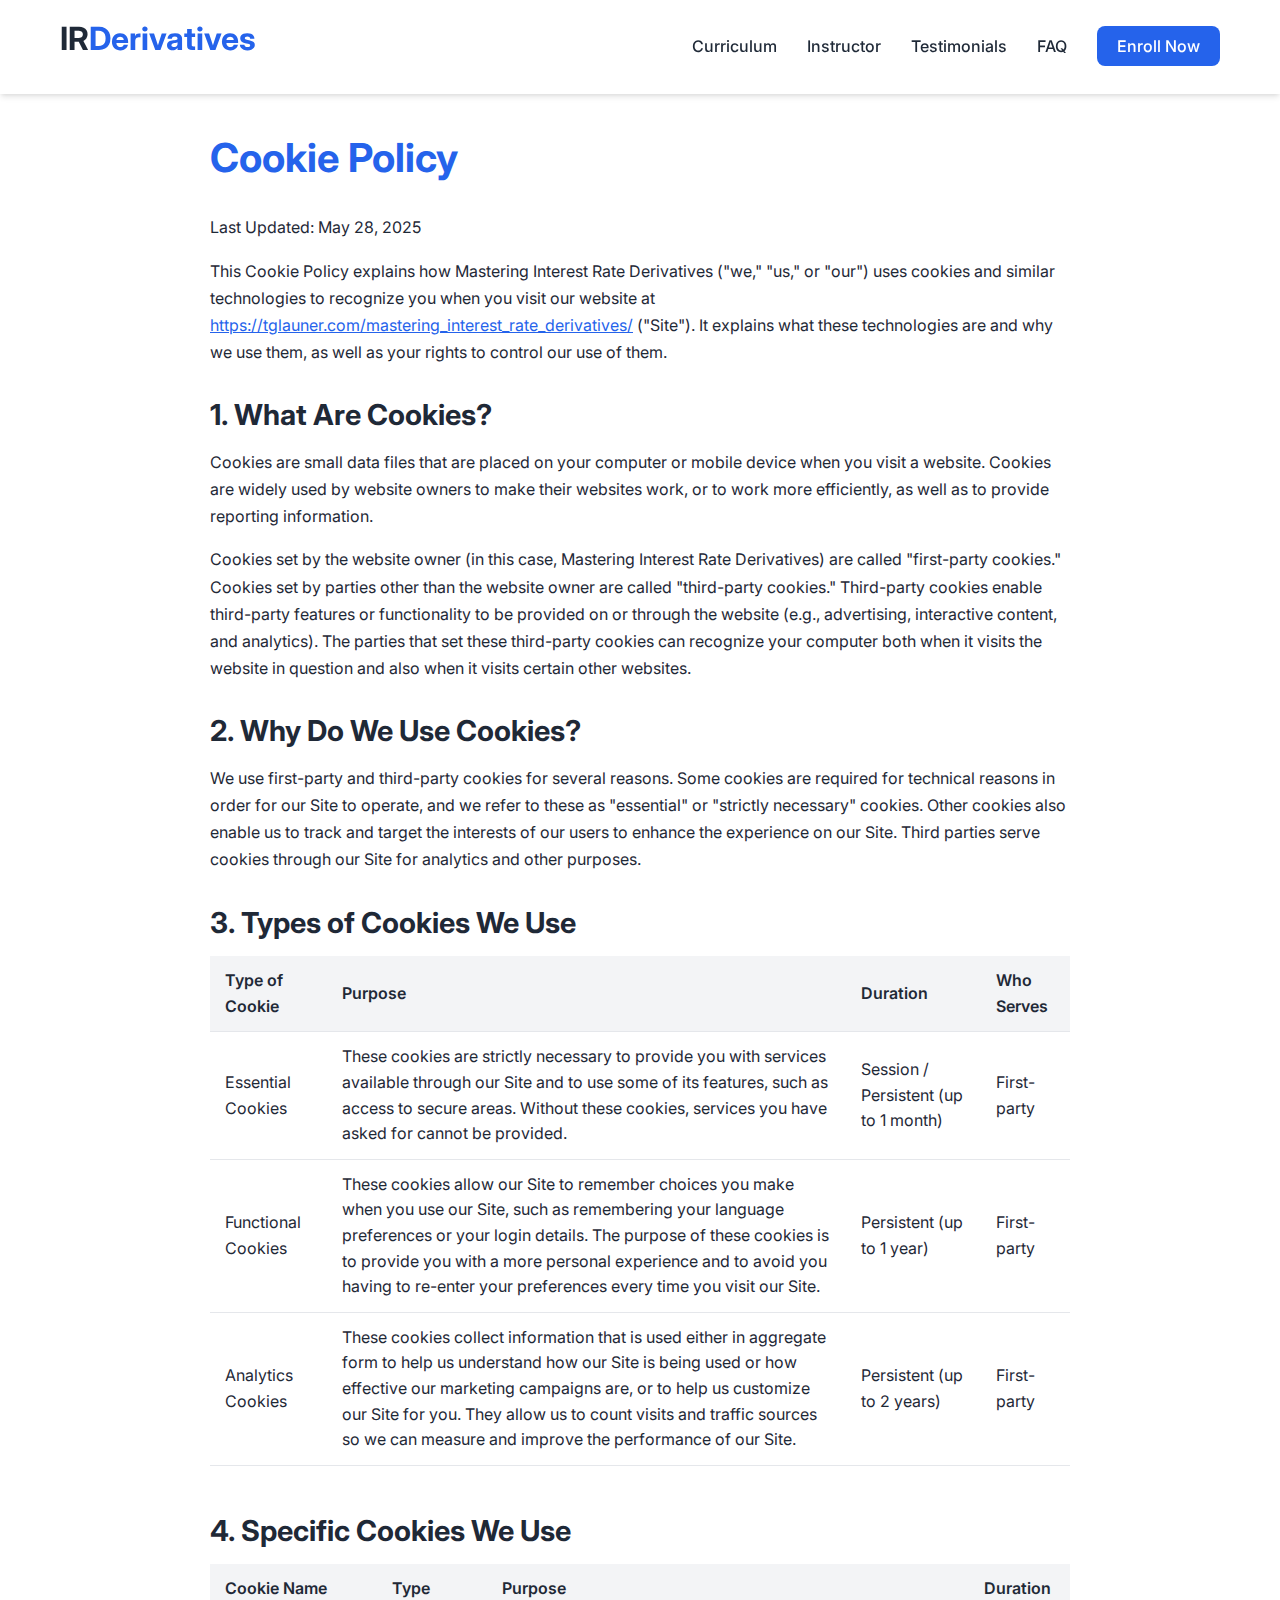
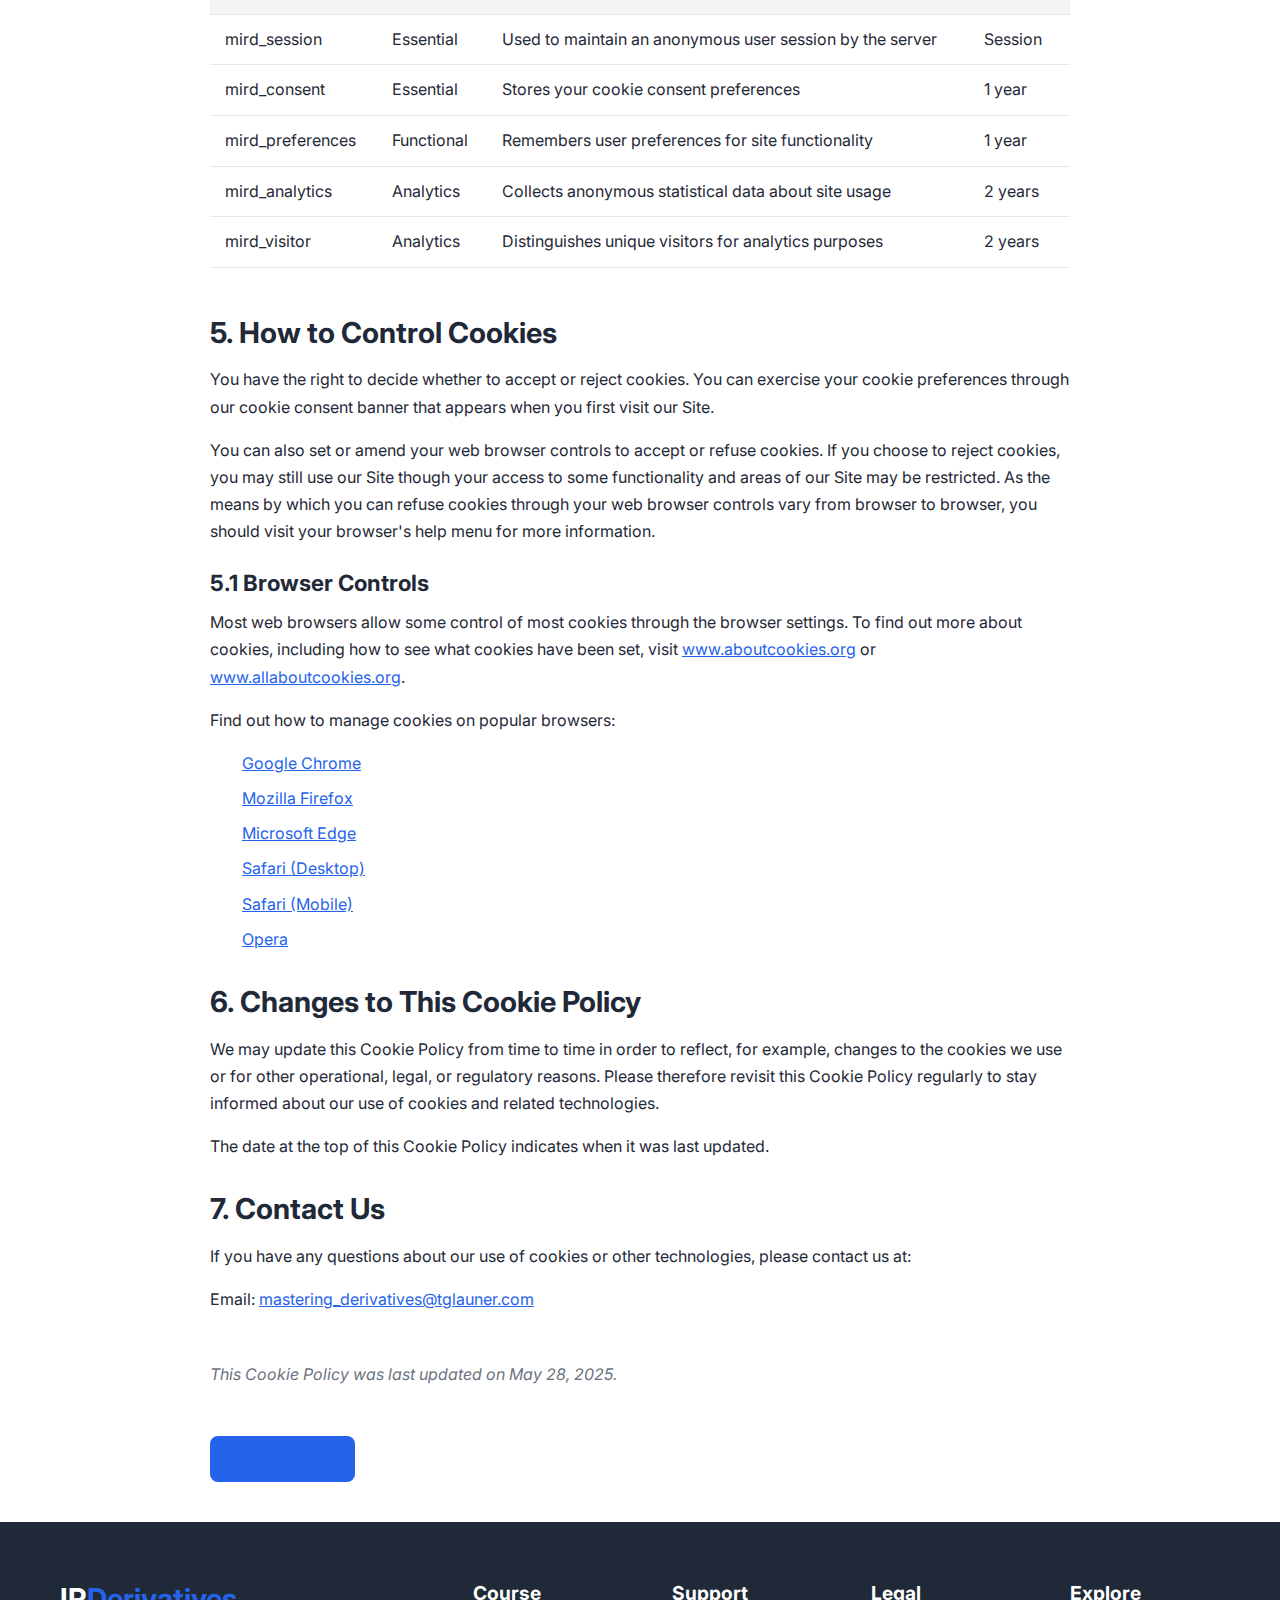
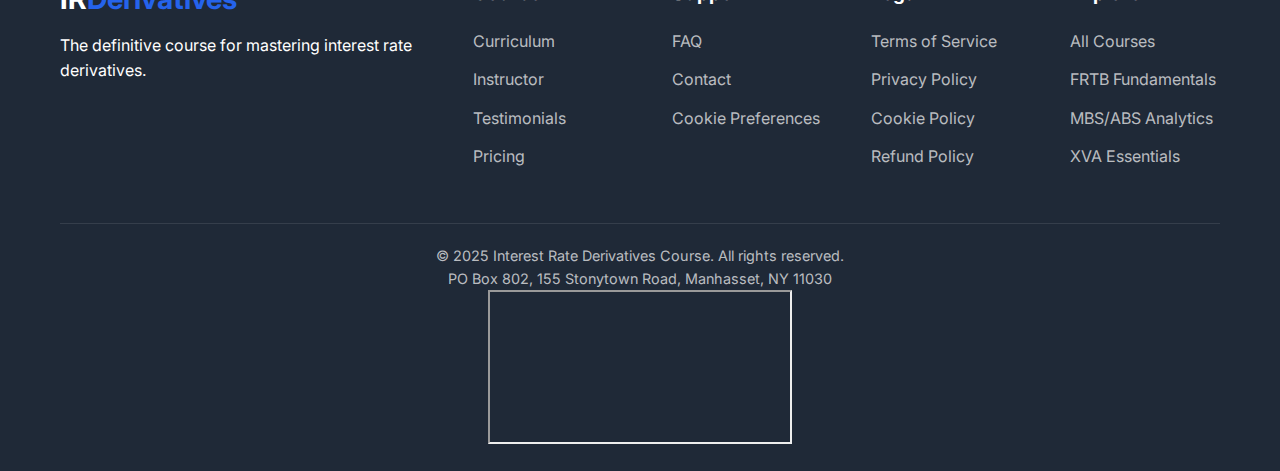
<file: cookie-policy.html>
<!DOCTYPE html>
<html lang="en">
<head>
    <meta charset="UTF-8">
    <meta name="viewport" content="width=device-width, initial-scale=1.0">
    <title>Cookie Policy | Mastering Interest Rate Derivatives</title>
    <link rel="stylesheet" href="styles.css">
    <link rel="stylesheet" href="https://cdnjs.cloudflare.com/ajax/libs/font-awesome/6.0.0/css/all.min.css">
    <link rel="preconnect" href="https://fonts.googleapis.com">
    <link rel="preconnect" href="https://fonts.gstatic.com" crossorigin>
    <link href="https://fonts.googleapis.com/css2?family=Inter:wght@300;400;500;600;700&display=swap" rel="stylesheet">
    <link rel="icon" type="image/png" href="images/IRD_favicon.png">
    <style>
        .policy-content {
            max-width: 900px;
            margin: 0 auto;
            padding: 40px 20px;
        }
        
        .policy-content h1 {
            font-size: 2.5rem;
            margin-bottom: 2rem;
            color: var(--primary-color);
        }
        
        .policy-content h2 {
            font-size: 1.8rem;
            margin-top: 2rem;
            margin-bottom: 1rem;
            color: var(--text-color);
        }
        
        .policy-content h3 {
            font-size: 1.4rem;
            margin-top: 1.5rem;
            margin-bottom: 0.8rem;
            color: var(--text-color);
        }
        
        .policy-content p {
            margin-bottom: 1rem;
            line-height: 1.7;
        }
        
        .policy-content ul, .policy-content ol {
            margin-bottom: 1.5rem;
            padding-left: 2rem;
        }
        
        .policy-content li {
            margin-bottom: 0.5rem;
            line-height: 1.7;
        }
        
        .policy-content a {
            color: var(--primary-color);
            text-decoration: underline;
        }
        
        .policy-content a:hover {
            color: var(--secondary-color);
        }
        
        .policy-content .last-updated {
            font-style: italic;
            margin-top: 3rem;
            color: var(--light-text);
        }
        
        .policy-content .table-container {
            overflow-x: auto;
            margin-bottom: 2rem;
        }
        
        .policy-content table {
            width: 100%;
            border-collapse: collapse;
            margin-bottom: 1rem;
        }
        
        .policy-content th, .policy-content td {
            padding: 12px 15px;
            text-align: left;
            border-bottom: 1px solid var(--border-color);
        }
        
        .policy-content th {
            background-color: var(--light-background);
            font-weight: 600;
        }
        
        .policy-content tr:hover {
            background-color: rgba(0, 0, 0, 0.02);
        }
        
        .back-to-home {
            display: inline-block;
            margin-top: 2rem;
            padding: 10px 20px;
            background-color: var(--primary-color);
            color: white;
            border-radius: var(--border-radius);
            text-decoration: none;
            font-weight: 500;
            transition: var(--transition);
        }
        
        .back-to-home:hover {
            background-color: var(--secondary-color);
            color: white;
        }
    </style>
</head>
<body>
    <header>
        <div class="container">
            <div class="logo">
                <h1>IR<span>Derivatives</span></h1>
            </div>
            <nav>
                <ul>
                    <li><a href="index.html#curriculum">Curriculum</a></li>
                    <li><a href="index.html#instructor">Instructor</a></li>
                    <li><a href="index.html#testimonials">Testimonials</a></li>
                    <li><a href="index.html#faq">FAQ</a></li>
                    <li><a href="index.html#pricing" class="nav-cta">Enroll Now</a></li>
                </ul>
            </nav>
        </div>
    </header>

    <section class="policy-content">
        <h1>Cookie Policy</h1>
        
        <p>Last Updated: May 28, 2025</p>
        
        <p>This Cookie Policy explains how Mastering Interest Rate Derivatives ("we," "us," or "our") uses cookies and similar technologies to recognize you when you visit our website at <a href="https://tglauner.com/mastering_interest_rate_derivatives/">https://tglauner.com/mastering_interest_rate_derivatives/</a> ("Site"). It explains what these technologies are and why we use them, as well as your rights to control our use of them.</p>
        
        <h2>1. What Are Cookies?</h2>
        
        <p>Cookies are small data files that are placed on your computer or mobile device when you visit a website. Cookies are widely used by website owners to make their websites work, or to work more efficiently, as well as to provide reporting information.</p>
        
        <p>Cookies set by the website owner (in this case, Mastering Interest Rate Derivatives) are called "first-party cookies." Cookies set by parties other than the website owner are called "third-party cookies." Third-party cookies enable third-party features or functionality to be provided on or through the website (e.g., advertising, interactive content, and analytics). The parties that set these third-party cookies can recognize your computer both when it visits the website in question and also when it visits certain other websites.</p>
        
        <h2>2. Why Do We Use Cookies?</h2>
        
        <p>We use first-party and third-party cookies for several reasons. Some cookies are required for technical reasons in order for our Site to operate, and we refer to these as "essential" or "strictly necessary" cookies. Other cookies also enable us to track and target the interests of our users to enhance the experience on our Site. Third parties serve cookies through our Site for analytics and other purposes.</p>
        
        <h2>3. Types of Cookies We Use</h2>
        
        <div class="table-container">
            <table>
                <thead>
                    <tr>
                        <th>Type of Cookie</th>
                        <th>Purpose</th>
                        <th>Duration</th>
                        <th>Who Serves</th>
                    </tr>
                </thead>
                <tbody>
                    <tr>
                        <td>Essential Cookies</td>
                        <td>These cookies are strictly necessary to provide you with services available through our Site and to use some of its features, such as access to secure areas. Without these cookies, services you have asked for cannot be provided.</td>
                        <td>Session / Persistent (up to 1 month)</td>
                        <td>First-party</td>
                    </tr>
                    <tr>
                        <td>Functional Cookies</td>
                        <td>These cookies allow our Site to remember choices you make when you use our Site, such as remembering your language preferences or your login details. The purpose of these cookies is to provide you with a more personal experience and to avoid you having to re-enter your preferences every time you visit our Site.</td>
                        <td>Persistent (up to 1 year)</td>
                        <td>First-party</td>
                    </tr>
                    <tr>
                        <td>Analytics Cookies</td>
                        <td>These cookies collect information that is used either in aggregate form to help us understand how our Site is being used or how effective our marketing campaigns are, or to help us customize our Site for you. They allow us to count visits and traffic sources so we can measure and improve the performance of our Site.</td>
                        <td>Persistent (up to 2 years)</td>
                        <td>First-party</td>
                    </tr>
                </tbody>
            </table>
        </div>
        
        <h2>4. Specific Cookies We Use</h2>
        
        <div class="table-container">
            <table>
                <thead>
                    <tr>
                        <th>Cookie Name</th>
                        <th>Type</th>
                        <th>Purpose</th>
                        <th>Duration</th>
                    </tr>
                </thead>
                <tbody>
                    <tr>
                        <td>mird_session</td>
                        <td>Essential</td>
                        <td>Used to maintain an anonymous user session by the server</td>
                        <td>Session</td>
                    </tr>
                    <tr>
                        <td>mird_consent</td>
                        <td>Essential</td>
                        <td>Stores your cookie consent preferences</td>
                        <td>1 year</td>
                    </tr>
                    <tr>
                        <td>mird_preferences</td>
                        <td>Functional</td>
                        <td>Remembers user preferences for site functionality</td>
                        <td>1 year</td>
                    </tr>
                    <tr>
                        <td>mird_analytics</td>
                        <td>Analytics</td>
                        <td>Collects anonymous statistical data about site usage</td>
                        <td>2 years</td>
                    </tr>
                    <tr>
                        <td>mird_visitor</td>
                        <td>Analytics</td>
                        <td>Distinguishes unique visitors for analytics purposes</td>
                        <td>2 years</td>
                    </tr>
                </tbody>
            </table>
        </div>
        
        <h2>5. How to Control Cookies</h2>
        
        <p>You have the right to decide whether to accept or reject cookies. You can exercise your cookie preferences through our cookie consent banner that appears when you first visit our Site.</p>
        
        <p>You can also set or amend your web browser controls to accept or refuse cookies. If you choose to reject cookies, you may still use our Site though your access to some functionality and areas of our Site may be restricted. As the means by which you can refuse cookies through your web browser controls vary from browser to browser, you should visit your browser's help menu for more information.</p>
        
        <h3>5.1 Browser Controls</h3>
        <p>Most web browsers allow some control of most cookies through the browser settings. To find out more about cookies, including how to see what cookies have been set, visit <a href="https://www.aboutcookies.org/" target="_blank">www.aboutcookies.org</a> or <a href="https://www.allaboutcookies.org/" target="_blank">www.allaboutcookies.org</a>.</p>
        
        <p>Find out how to manage cookies on popular browsers:</p>
        <ul>
            <li><a href="https://support.google.com/accounts/answer/61416" target="_blank">Google Chrome</a></li>
            <li><a href="https://support.mozilla.org/en-US/kb/enhanced-tracking-protection-firefox-desktop" target="_blank">Mozilla Firefox</a></li>
            <li><a href="https://support.microsoft.com/en-us/windows/microsoft-edge-browsing-data-and-privacy-bb8174ba-9d73-dcf2-9b4a-c582b4e640dd" target="_blank">Microsoft Edge</a></li>
            <li><a href="https://support.apple.com/en-us/HT201265" target="_blank">Safari (Desktop)</a></li>
            <li><a href="https://support.apple.com/en-us/HT201265" target="_blank">Safari (Mobile)</a></li>
            <li><a href="https://help.opera.com/en/latest/web-preferences/" target="_blank">Opera</a></li>
        </ul>
        
        <h2>6. Changes to This Cookie Policy</h2>
        
        <p>We may update this Cookie Policy from time to time in order to reflect, for example, changes to the cookies we use or for other operational, legal, or regulatory reasons. Please therefore revisit this Cookie Policy regularly to stay informed about our use of cookies and related technologies.</p>
        
        <p>The date at the top of this Cookie Policy indicates when it was last updated.</p>
        
        <h2>7. Contact Us</h2>
        
        <p>If you have any questions about our use of cookies or other technologies, please contact us at:</p>
        <p>Email: <a href="mailto:mastering_derivatives@tglauner.com">mastering_derivatives@tglauner.com</a></p>
        
        <p class="last-updated">This Cookie Policy was last updated on May 28, 2025.</p>
        
        <a href="index.html" class="back-to-home">Back to Home</a>
    </section>

    <div id="footer-placeholder"></div>

    <script src="script.js"></script>
    <script src="footer.js"></script>
</body>
</html>
</file>
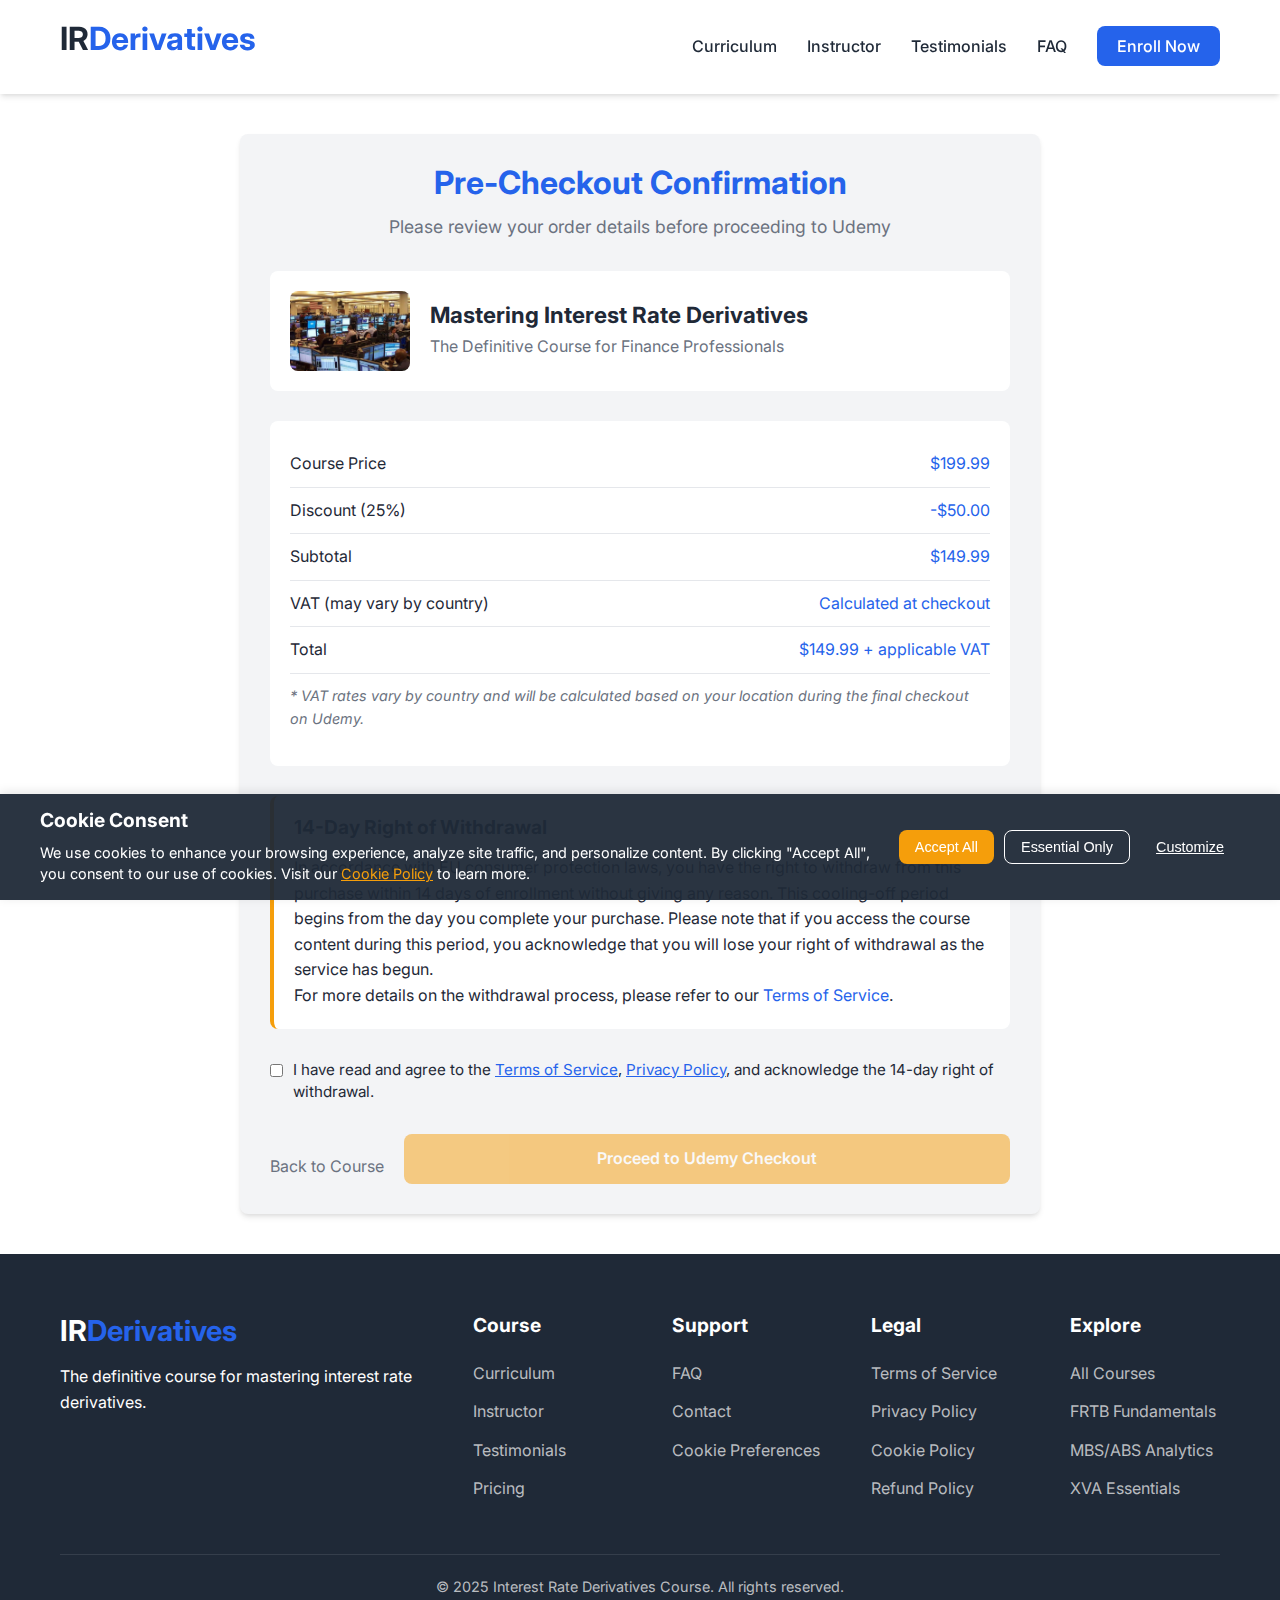
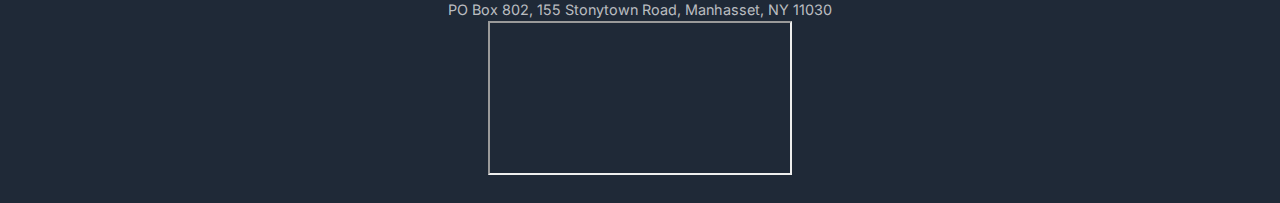
<file: pre-checkout.html>
<!DOCTYPE html>
<html lang="en">
<head>
    <meta charset="UTF-8">
    <meta name="viewport" content="width=device-width, initial-scale=1.0">
    <title>Pre-Checkout Confirmation | Mastering Interest Rate Derivatives</title>
    <link rel="stylesheet" href="styles.css">
    <link rel="stylesheet" href="cookie-styles.css">
    <link rel="stylesheet" href="https://cdnjs.cloudflare.com/ajax/libs/font-awesome/6.0.0/css/all.min.css">
    <link rel="preconnect" href="https://fonts.googleapis.com">
    <link rel="preconnect" href="https://fonts.gstatic.com" crossorigin>
    <link href="https://fonts.googleapis.com/css2?family=Inter:wght@300;400;500;600;700&display=swap" rel="stylesheet">
    <link rel="icon" type="image/png" href="images/IRD_favicon.png">
    <style>
        .pre-checkout-container {
            max-width: 800px;
            margin: 40px auto;
            padding: 30px;
            background-color: var(--light-background);
            border-radius: var(--border-radius);
            box-shadow: var(--box-shadow);
        }
        
        .pre-checkout-header {
            text-align: center;
            margin-bottom: 30px;
        }
        
        .pre-checkout-header h1 {
            font-size: 2rem;
            color: var(--primary-color);
            margin-bottom: 10px;
        }
        
        .pre-checkout-header p {
            font-size: 1.1rem;
            color: var(--light-text);
        }
        
        .course-summary {
            display: flex;
            align-items: center;
            gap: 20px;
            padding: 20px;
            background-color: var(--background-color);
            border-radius: var(--border-radius);
            margin-bottom: 30px;
        }
        
        .course-image {
            width: 120px;
            height: 80px;
            border-radius: 8px;
            overflow: hidden;
        }
        
        .course-image img {
            width: 100%;
            height: 100%;
            object-fit: cover;
        }
        
        .course-details {
            flex: 1;
        }
        
        .course-details h2 {
            font-size: 1.4rem;
            margin-bottom: 5px;
        }
        
        .course-details p {
            margin: 0;
            color: var(--light-text);
        }
        
        .price-details {
            background-color: var(--background-color);
            border-radius: var(--border-radius);
            padding: 20px;
            margin-bottom: 30px;
        }
        
        .price-row {
            display: flex;
            justify-content: space-between;
            padding: 10px 0;
            border-bottom: 1px solid var(--border-color);
        }
        
        .price-row:last-child {
            border-bottom: none;
            font-weight: 700;
            font-size: 1.2rem;
            padding-top: 15px;
        }
        
        .price-row .label {
            color: var(--text-color);
        }
        
        .price-row .value {
            color: var(--primary-color);
        }
        
        .vat-note {
            font-size: 0.9rem;
            color: var(--light-text);
            font-style: italic;
            margin-top: 10px;
        }
        
        .withdrawal-notice {
            background-color: var(--background-color);
            border-radius: var(--border-radius);
            padding: 20px;
            margin-bottom: 30px;
            border-left: 4px solid var(--accent-color);
        }
        
        .withdrawal-notice h3 {
            margin-top: 0;
            color: var(--text-color);
            font-size: 1.2rem;
        }
        
        .withdrawal-notice p {
            margin-bottom: 0;
            line-height: 1.6;
        }
        
        .terms-agreement {
            display: flex;
            align-items: flex-start;
            gap: 10px;
            margin-bottom: 30px;
        }
        
        .terms-agreement input {
            margin-top: 5px;
        }
        
        .terms-agreement label {
            font-size: 0.95rem;
            line-height: 1.5;
        }
        
        .terms-agreement a {
            color: var(--primary-color);
            text-decoration: underline;
        }
        
        .checkout-actions {
            display: flex;
            justify-content: space-between;
            gap: 20px;
        }
        
        .back-button {
            display: block;
            text-align: center;
            margin-top: 20px;
            color: #6b7280;
            text-decoration: none;
        }
        
        .back-button:hover {
            color: #1f2937;
            text-decoration: underline;
        }
        
        .checkout-button {
            padding: 12px 24px;
            background-color: var(--accent-color);
            color: white;
            border: none;
            border-radius: var(--border-radius);
            font-weight: 600;
            cursor: pointer;
            transition: var(--transition);
            flex: 2;
            text-align: center;
            text-decoration: none;
        }
        
        .checkout-button:hover {
            background-color: #e89806;
        }
        
        .checkout-button:disabled {
            background-color: #ccc;
            cursor: not-allowed;
        }
        
        @media (max-width: 768px) {
            .pre-checkout-container {
                padding: 20px;
                margin: 20px;
            }
            
            .course-summary {
                flex-direction: column;
                align-items: flex-start;
            }
            
            .checkout-actions {
                flex-direction: column;
            }
            
            .back-button, .checkout-button {
                width: 100%;
            }
        }
    </style>
</head>
<body>
    <header>
        <div class="container">
            <div class="logo">
                <h1>IR<span>Derivatives</span></h1>
            </div>
            <nav>
                <ul>
                    <li><a href="index.html#curriculum">Curriculum</a></li>
                    <li><a href="index.html#instructor">Instructor</a></li>
                    <li><a href="index.html#testimonials">Testimonials</a></li>
                    <li><a href="index.html#faq">FAQ</a></li>
                    <li><a href="index.html#pricing" class="nav-cta">Enroll Now</a></li>
                </ul>
            </nav>
        </div>
    </header>

    <div class="pre-checkout-container">
        <div class="pre-checkout-header">
            <h1>Pre-Checkout Confirmation</h1>
            <p>Please review your order details before proceeding to Udemy</p>
        </div>
        
        <div class="course-summary">
            <div class="course-image">
                <img src="images/ficc_trading_floor.png" alt="Interest Rate Derivatives Course">
            </div>
            <div class="course-details">
                <h2>Mastering Interest Rate Derivatives</h2>
                <p>The Definitive Course for Finance Professionals</p>
            </div>
        </div>
        
        <div class="price-details">
            <div class="price-row">
                <div class="label">Course Price</div>
                <div class="value">$199.99</div>
            </div>
            <div class="price-row">
                <div class="label">Discount (25%)</div>
                <div class="value">-$50.00</div>
            </div>
            <div class="price-row">
                <div class="label">Subtotal</div>
                <div class="value">$149.99</div>
            </div>
            <div class="price-row">
                <div class="label">VAT (may vary by country)</div>
                <div class="value">Calculated at checkout</div>
            </div>
            <div class="price-row">
                <div class="label">Total</div>
                <div class="value">$149.99 + applicable VAT</div>
            </div>
            <p class="vat-note">* VAT rates vary by country and will be calculated based on your location during the final checkout on Udemy.</p>
        </div>
        
        <div class="withdrawal-notice">
            <h3>14-Day Right of Withdrawal</h3>
            <p>In accordance with EU consumer protection laws, you have the right to withdraw from this purchase within 14 days of enrollment without giving any reason. This cooling-off period begins from the day you complete your purchase. Please note that if you access the course content during this period, you acknowledge that you will lose your right of withdrawal as the service has begun.</p>
            <p>For more details on the withdrawal process, please refer to our <a href="terms-of-service.html">Terms of Service</a>.</p>
        </div>
        
        <div class="terms-agreement">
            <input type="checkbox" id="terms-checkbox">
            <label for="terms-checkbox">I have read and agree to the <a href="terms-of-service.html">Terms of Service</a>, <a href="privacy-policy.html">Privacy Policy</a>, and acknowledge the 14-day right of withdrawal.</label>
        </div>
        
        <div class="checkout-actions">
            <a href="index.html" class="back-button">Back to Course</a>
            <a href="#" id="checkout-button" class="checkout-button" disabled>Proceed to Udemy Checkout</a>
        </div>
    </div>

    <div id="footer-placeholder"></div>

    <script src="script.js"></script>
    <script src="cookie-consent.js"></script>
    <script src="footer.js"></script>
    <script>
        // Pre-checkout functionality
        document.addEventListener('DOMContentLoaded', function() {
            const termsCheckbox = document.getElementById('terms-checkbox');
            const checkoutButton = document.getElementById('checkout-button');
            const udemy_url = "https://www.udemy.com/course/mastering-interest-rate-derivatives/?couponCode=IRDERIVS25_FEB_2026";
            
            // Enable/disable checkout button based on checkbox
            termsCheckbox.addEventListener('change', function() {
                if (this.checked) {
                    checkoutButton.removeAttribute('disabled');
                    checkoutButton.style.opacity = '1';
                } else {
                    checkoutButton.setAttribute('disabled', 'disabled');
                    checkoutButton.style.opacity = '0.5';
                }
            });
            
            // Set initial state
            checkoutButton.style.opacity = '0.5';
            
            // Handle checkout button click
            checkoutButton.addEventListener('click', function(e) {
                if (!termsCheckbox.checked) {
                    e.preventDefault();
                    alert('Please agree to the terms before proceeding.');
                    return false;
                }
                
                // Redirect to Udemy
                window.location.href = udemy_url;
            });
        });
    </script>
</body>
</html>
</file>
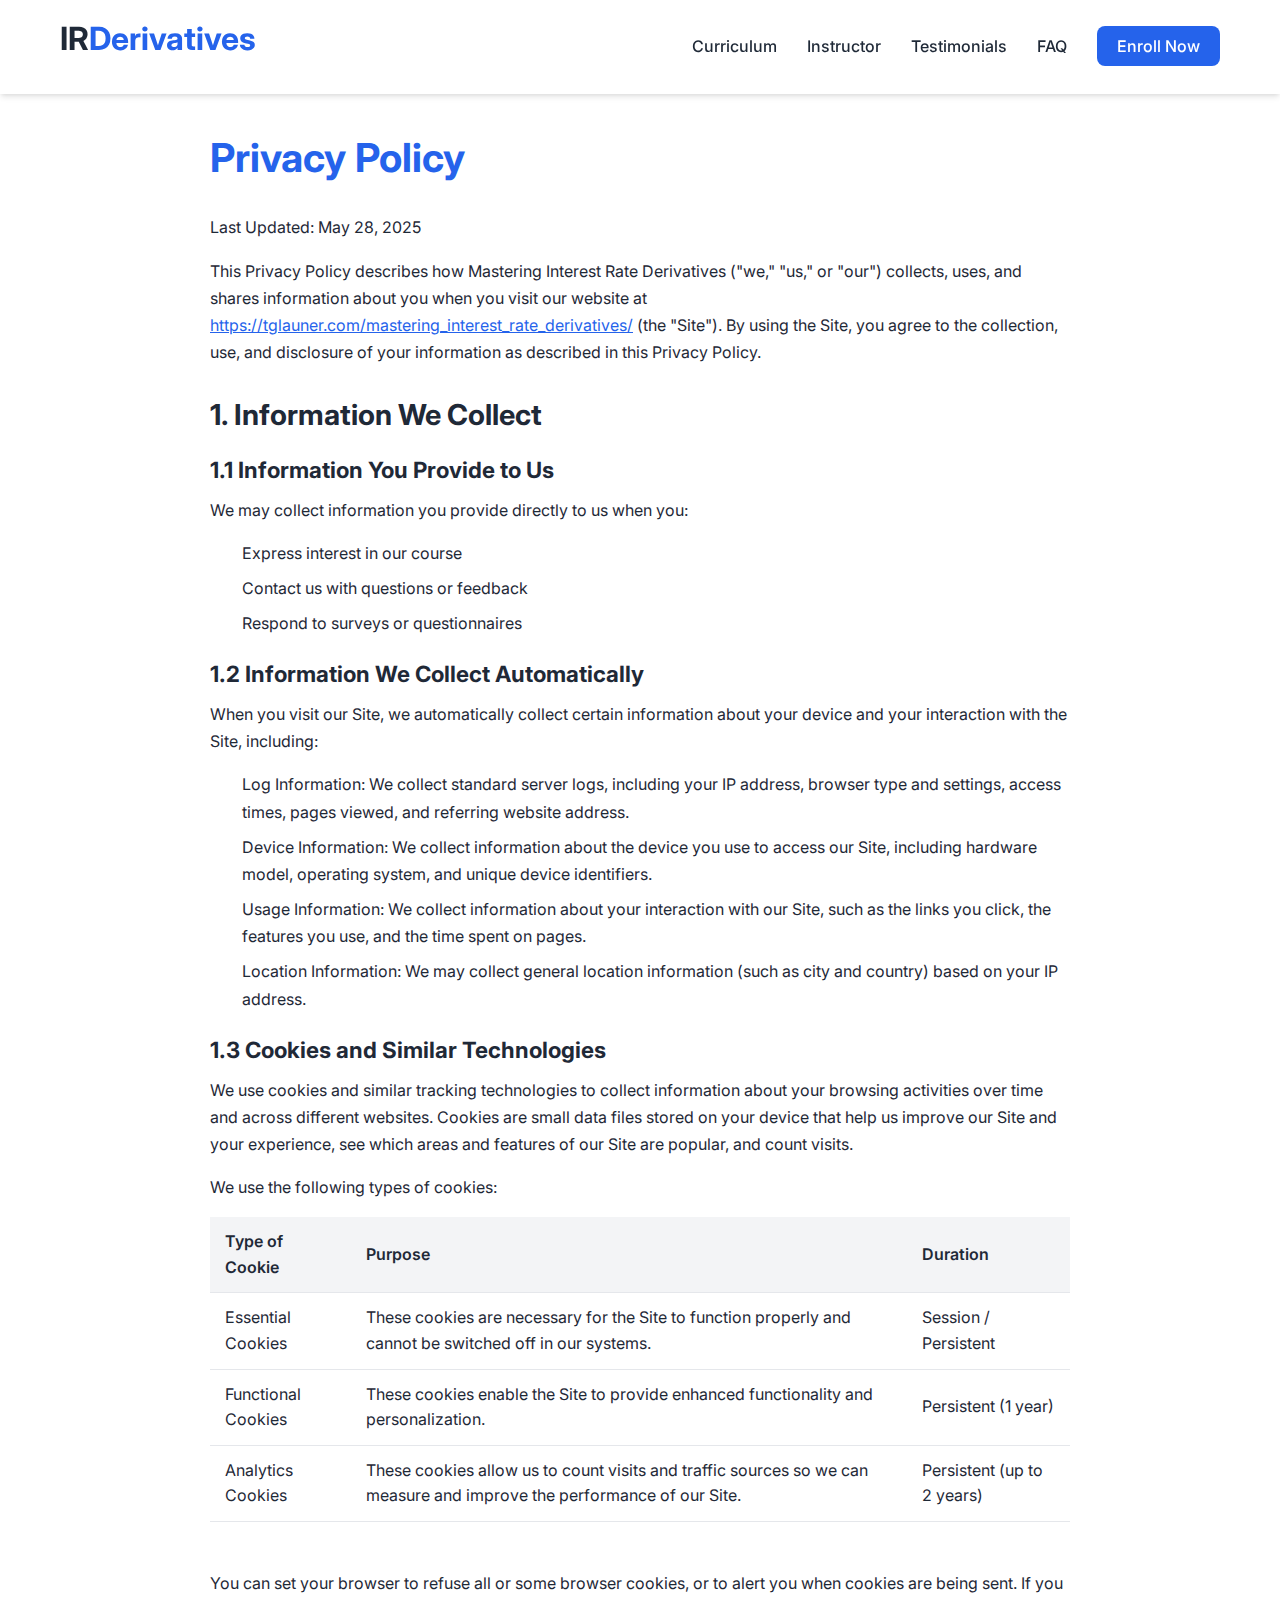
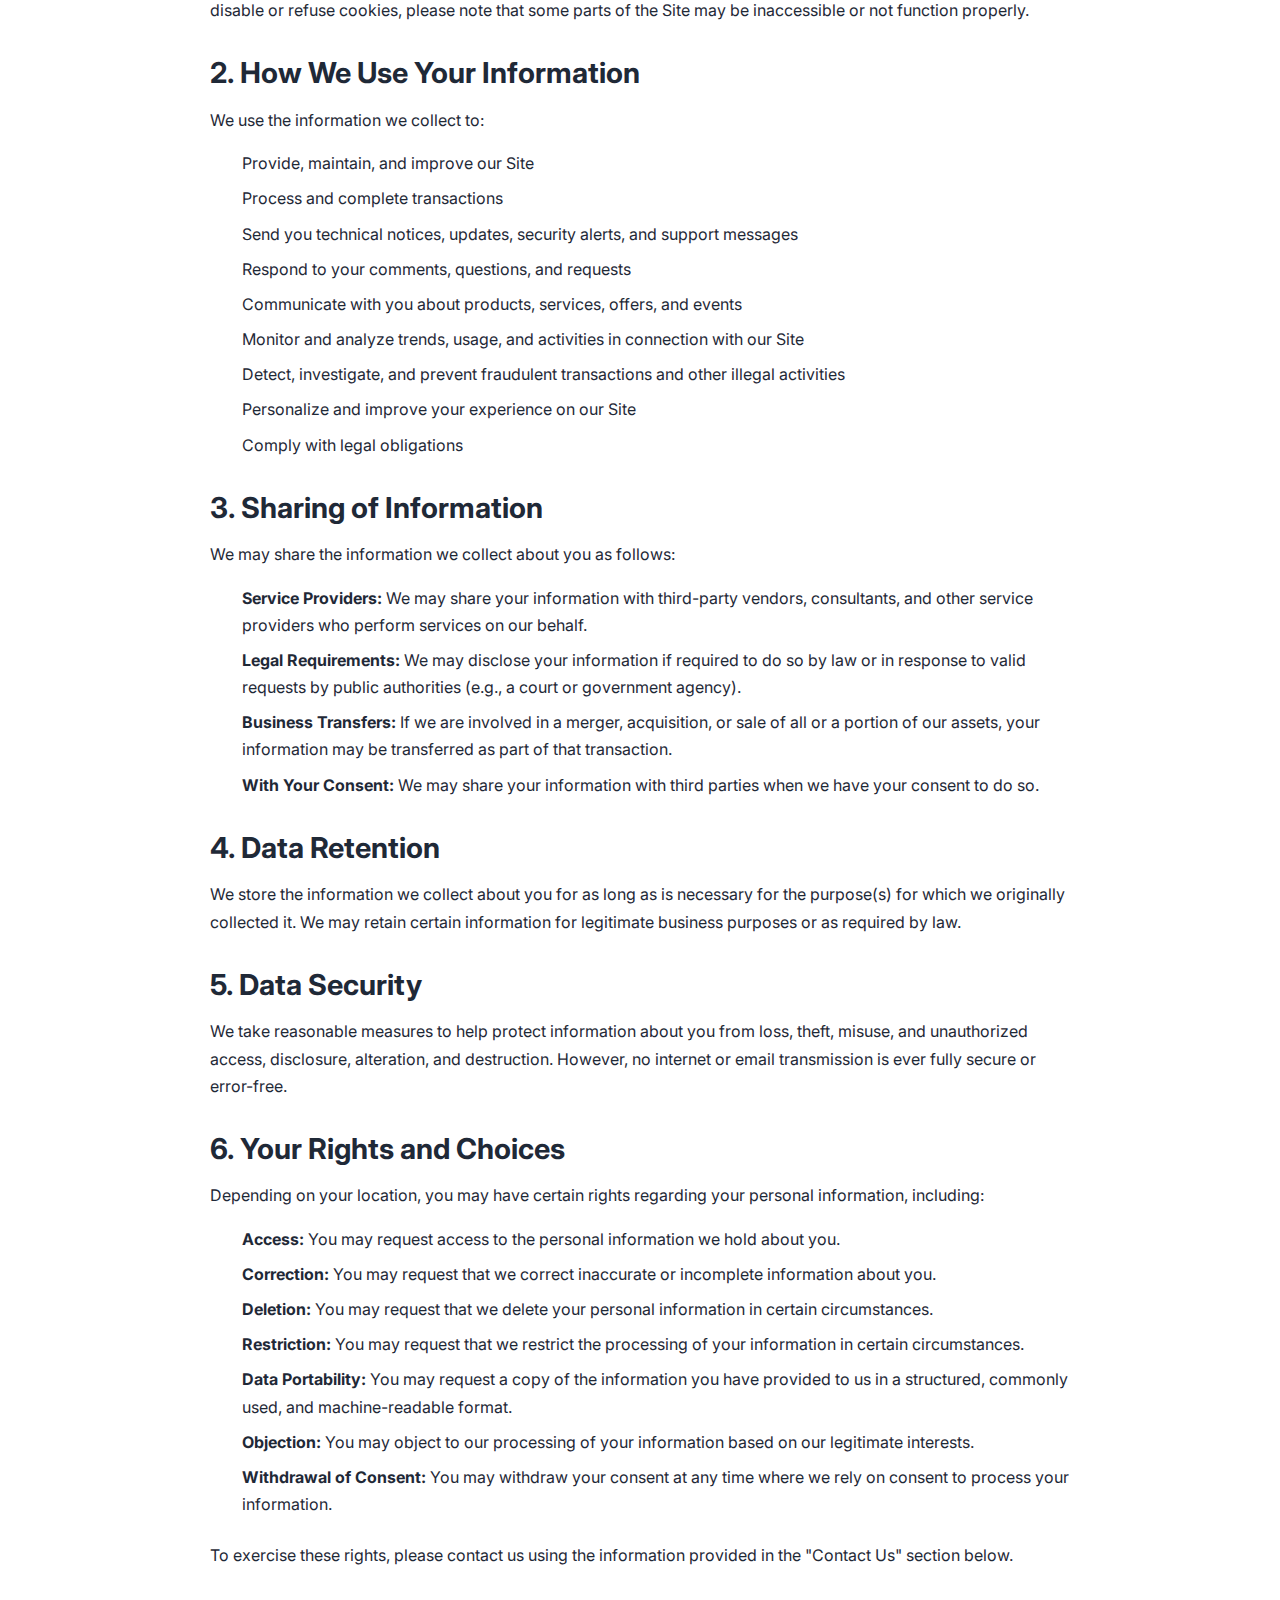
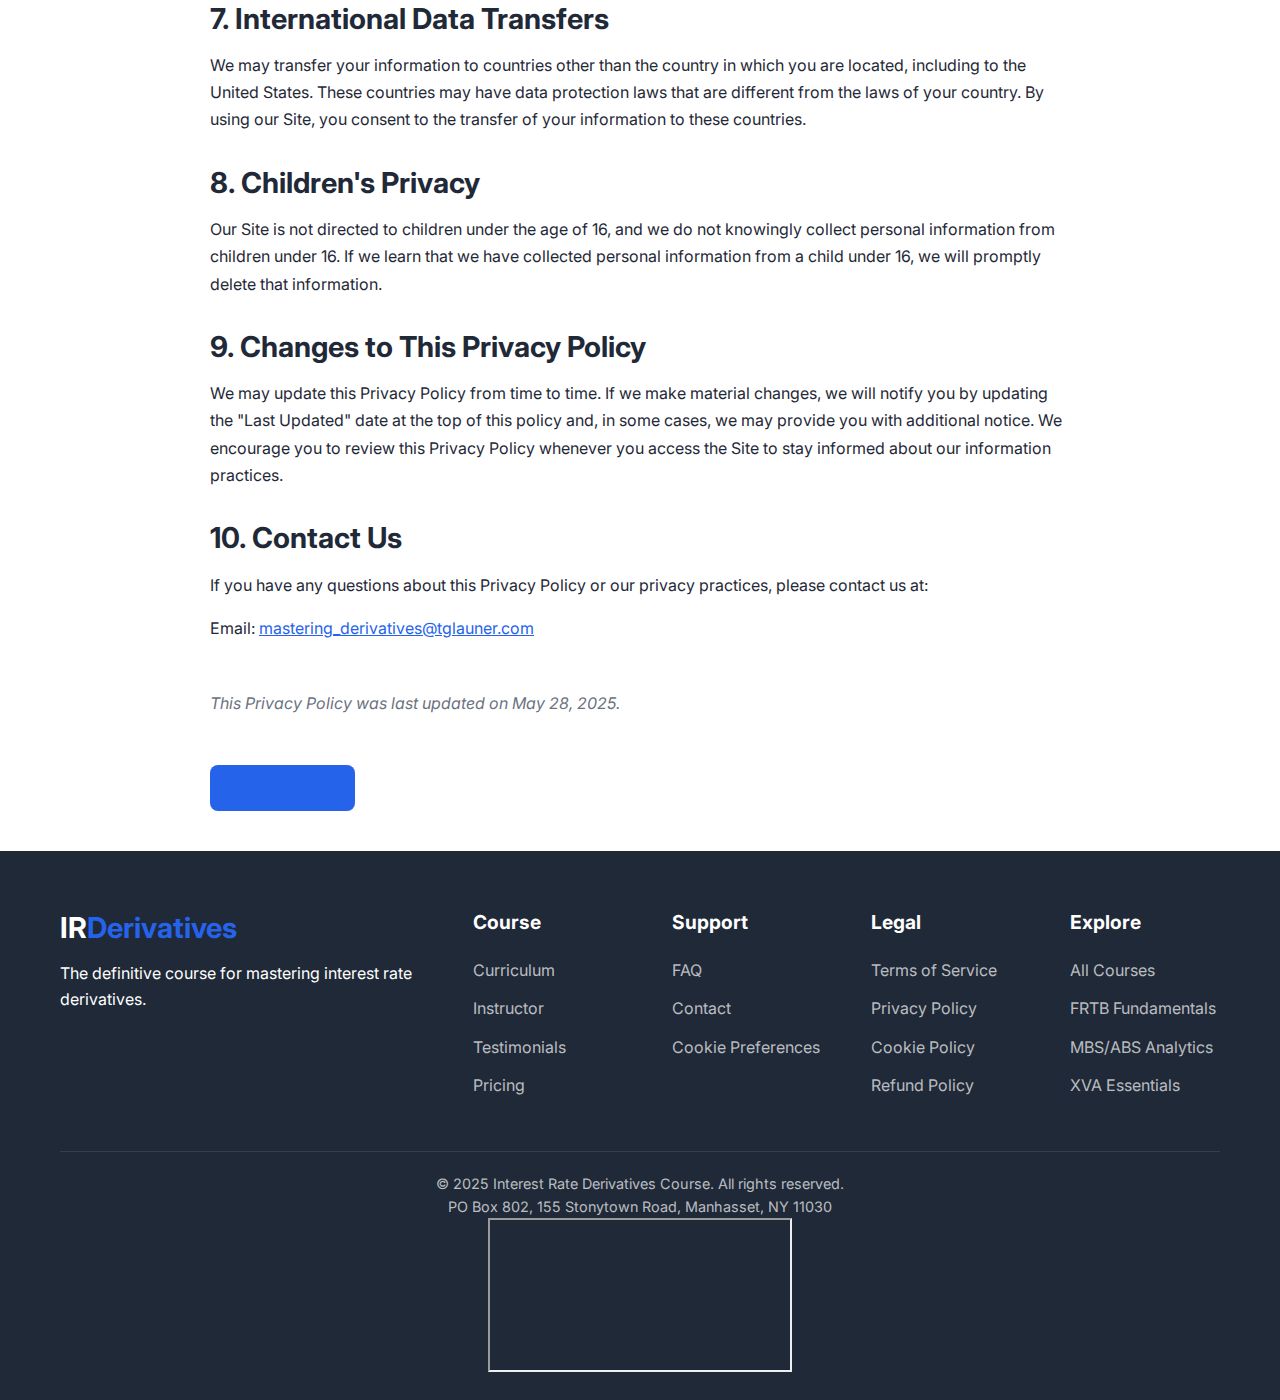
<file: privacy-policy.html>
<!DOCTYPE html>
<html lang="en">
<head>
    <meta charset="UTF-8">
    <meta name="viewport" content="width=device-width, initial-scale=1.0">
    <title>Privacy Policy | Mastering Interest Rate Derivatives</title>
    <link rel="stylesheet" href="styles.css">
    <link rel="stylesheet" href="https://cdnjs.cloudflare.com/ajax/libs/font-awesome/6.0.0/css/all.min.css">
    <link rel="preconnect" href="https://fonts.googleapis.com">
    <link rel="preconnect" href="https://fonts.gstatic.com" crossorigin>
    <link href="https://fonts.googleapis.com/css2?family=Inter:wght@300;400;500;600;700&display=swap" rel="stylesheet">
    <link rel="icon" type="image/png" href="images/IRD_favicon.png">
    <style>
        .policy-content {
            max-width: 900px;
            margin: 0 auto;
            padding: 40px 20px;
        }
        
        .policy-content h1 {
            font-size: 2.5rem;
            margin-bottom: 2rem;
            color: var(--primary-color);
        }
        
        .policy-content h2 {
            font-size: 1.8rem;
            margin-top: 2rem;
            margin-bottom: 1rem;
            color: var(--text-color);
        }
        
        .policy-content h3 {
            font-size: 1.4rem;
            margin-top: 1.5rem;
            margin-bottom: 0.8rem;
            color: var(--text-color);
        }
        
        .policy-content p {
            margin-bottom: 1rem;
            line-height: 1.7;
        }
        
        .policy-content ul, .policy-content ol {
            margin-bottom: 1.5rem;
            padding-left: 2rem;
        }
        
        .policy-content li {
            margin-bottom: 0.5rem;
            line-height: 1.7;
        }
        
        .policy-content a {
            color: var(--primary-color);
            text-decoration: underline;
        }
        
        .policy-content a:hover {
            color: var(--secondary-color);
        }
        
        .policy-content .last-updated {
            font-style: italic;
            margin-top: 3rem;
            color: var(--light-text);
        }
        
        .policy-content .table-container {
            overflow-x: auto;
            margin-bottom: 2rem;
        }
        
        .policy-content table {
            width: 100%;
            border-collapse: collapse;
            margin-bottom: 1rem;
        }
        
        .policy-content th, .policy-content td {
            padding: 12px 15px;
            text-align: left;
            border-bottom: 1px solid var(--border-color);
        }
        
        .policy-content th {
            background-color: var(--light-background);
            font-weight: 600;
        }
        
        .policy-content tr:hover {
            background-color: rgba(0, 0, 0, 0.02);
        }
        
        .back-to-home {
            display: inline-block;
            margin-top: 2rem;
            padding: 10px 20px;
            background-color: var(--primary-color);
            color: white;
            border-radius: var(--border-radius);
            text-decoration: none;
            font-weight: 500;
            transition: var(--transition);
        }
        
        .back-to-home:hover {
            background-color: var(--secondary-color);
            color: white;
        }
    </style>
</head>
<body>
    <header>
        <div class="container">
            <div class="logo">
                <h1>IR<span>Derivatives</span></h1>
            </div>
            <nav>
                <ul>
                    <li><a href="index.html#curriculum">Curriculum</a></li>
                    <li><a href="index.html#instructor">Instructor</a></li>
                    <li><a href="index.html#testimonials">Testimonials</a></li>
                    <li><a href="index.html#faq">FAQ</a></li>
                    <li><a href="index.html#pricing" class="nav-cta">Enroll Now</a></li>
                </ul>
            </nav>
        </div>
    </header>

    <section class="policy-content">
        <h1>Privacy Policy</h1>
        
        <p>Last Updated: May 28, 2025</p>
        
        <p>This Privacy Policy describes how Mastering Interest Rate Derivatives ("we," "us," or "our") collects, uses, and shares information about you when you visit our website at <a href="https://tglauner.com/mastering_interest_rate_derivatives/">https://tglauner.com/mastering_interest_rate_derivatives/</a> (the "Site"). By using the Site, you agree to the collection, use, and disclosure of your information as described in this Privacy Policy.</p>
        
        <h2>1. Information We Collect</h2>
        
        <h3>1.1 Information You Provide to Us</h3>
        <p>We may collect information you provide directly to us when you:</p>
        <ul>
            <li>Express interest in our course</li>
            <li>Contact us with questions or feedback</li>
            <li>Respond to surveys or questionnaires</li>
        </ul>
        
        <h3>1.2 Information We Collect Automatically</h3>
        <p>When you visit our Site, we automatically collect certain information about your device and your interaction with the Site, including:</p>
        <ul>
            <li>Log Information: We collect standard server logs, including your IP address, browser type and settings, access times, pages viewed, and referring website address.</li>
            <li>Device Information: We collect information about the device you use to access our Site, including hardware model, operating system, and unique device identifiers.</li>
            <li>Usage Information: We collect information about your interaction with our Site, such as the links you click, the features you use, and the time spent on pages.</li>
            <li>Location Information: We may collect general location information (such as city and country) based on your IP address.</li>
        </ul>
        
        <h3>1.3 Cookies and Similar Technologies</h3>
        <p>We use cookies and similar tracking technologies to collect information about your browsing activities over time and across different websites. Cookies are small data files stored on your device that help us improve our Site and your experience, see which areas and features of our Site are popular, and count visits.</p>
        
        <p>We use the following types of cookies:</p>
        <div class="table-container">
            <table>
                <thead>
                    <tr>
                        <th>Type of Cookie</th>
                        <th>Purpose</th>
                        <th>Duration</th>
                    </tr>
                </thead>
                <tbody>
                    <tr>
                        <td>Essential Cookies</td>
                        <td>These cookies are necessary for the Site to function properly and cannot be switched off in our systems.</td>
                        <td>Session / Persistent</td>
                    </tr>
                    <tr>
                        <td>Functional Cookies</td>
                        <td>These cookies enable the Site to provide enhanced functionality and personalization.</td>
                        <td>Persistent (1 year)</td>
                    </tr>
                    <tr>
                        <td>Analytics Cookies</td>
                        <td>These cookies allow us to count visits and traffic sources so we can measure and improve the performance of our Site.</td>
                        <td>Persistent (up to 2 years)</td>
                    </tr>
                </tbody>
            </table>
        </div>
        
        <p>You can set your browser to refuse all or some browser cookies, or to alert you when cookies are being sent. If you disable or refuse cookies, please note that some parts of the Site may be inaccessible or not function properly.</p>
        
        <h2>2. How We Use Your Information</h2>
        
        <p>We use the information we collect to:</p>
        <ul>
            <li>Provide, maintain, and improve our Site</li>
            <li>Process and complete transactions</li>
            <li>Send you technical notices, updates, security alerts, and support messages</li>
            <li>Respond to your comments, questions, and requests</li>
            <li>Communicate with you about products, services, offers, and events</li>
            <li>Monitor and analyze trends, usage, and activities in connection with our Site</li>
            <li>Detect, investigate, and prevent fraudulent transactions and other illegal activities</li>
            <li>Personalize and improve your experience on our Site</li>
            <li>Comply with legal obligations</li>
        </ul>
        
        <h2>3. Sharing of Information</h2>
        
        <p>We may share the information we collect about you as follows:</p>
        <ul>
            <li><strong>Service Providers:</strong> We may share your information with third-party vendors, consultants, and other service providers who perform services on our behalf.</li>
            <li><strong>Legal Requirements:</strong> We may disclose your information if required to do so by law or in response to valid requests by public authorities (e.g., a court or government agency).</li>
            <li><strong>Business Transfers:</strong> If we are involved in a merger, acquisition, or sale of all or a portion of our assets, your information may be transferred as part of that transaction.</li>
            <li><strong>With Your Consent:</strong> We may share your information with third parties when we have your consent to do so.</li>
        </ul>
        
        <h2>4. Data Retention</h2>
        
        <p>We store the information we collect about you for as long as is necessary for the purpose(s) for which we originally collected it. We may retain certain information for legitimate business purposes or as required by law.</p>
        
        <h2>5. Data Security</h2>
        
        <p>We take reasonable measures to help protect information about you from loss, theft, misuse, and unauthorized access, disclosure, alteration, and destruction. However, no internet or email transmission is ever fully secure or error-free.</p>
        
        <h2>6. Your Rights and Choices</h2>
        
        <p>Depending on your location, you may have certain rights regarding your personal information, including:</p>
        <ul>
            <li><strong>Access:</strong> You may request access to the personal information we hold about you.</li>
            <li><strong>Correction:</strong> You may request that we correct inaccurate or incomplete information about you.</li>
            <li><strong>Deletion:</strong> You may request that we delete your personal information in certain circumstances.</li>
            <li><strong>Restriction:</strong> You may request that we restrict the processing of your information in certain circumstances.</li>
            <li><strong>Data Portability:</strong> You may request a copy of the information you have provided to us in a structured, commonly used, and machine-readable format.</li>
            <li><strong>Objection:</strong> You may object to our processing of your information based on our legitimate interests.</li>
            <li><strong>Withdrawal of Consent:</strong> You may withdraw your consent at any time where we rely on consent to process your information.</li>
        </ul>
        
        <p>To exercise these rights, please contact us using the information provided in the "Contact Us" section below.</p>
        
        <h2>7. International Data Transfers</h2>
        
        <p>We may transfer your information to countries other than the country in which you are located, including to the United States. These countries may have data protection laws that are different from the laws of your country. By using our Site, you consent to the transfer of your information to these countries.</p>
        
        <h2>8. Children's Privacy</h2>
        
        <p>Our Site is not directed to children under the age of 16, and we do not knowingly collect personal information from children under 16. If we learn that we have collected personal information from a child under 16, we will promptly delete that information.</p>
        
        <h2>9. Changes to This Privacy Policy</h2>
        
        <p>We may update this Privacy Policy from time to time. If we make material changes, we will notify you by updating the "Last Updated" date at the top of this policy and, in some cases, we may provide you with additional notice. We encourage you to review this Privacy Policy whenever you access the Site to stay informed about our information practices.</p>
        
        <h2>10. Contact Us</h2>
        
        <p>If you have any questions about this Privacy Policy or our privacy practices, please contact us at:</p>
        <p>Email: <a href="mailto:mastering_derivatives@tglauner.com">mastering_derivatives@tglauner.com</a></p>
        
        <p class="last-updated">This Privacy Policy was last updated on May 28, 2025.</p>
        
        <a href="index.html" class="back-to-home">Back to Home</a>
    </section>

    <div id="footer-placeholder"></div>

    <script src="script.js"></script>
    <script src="footer.js"></script>
</body>
</html>
</file>
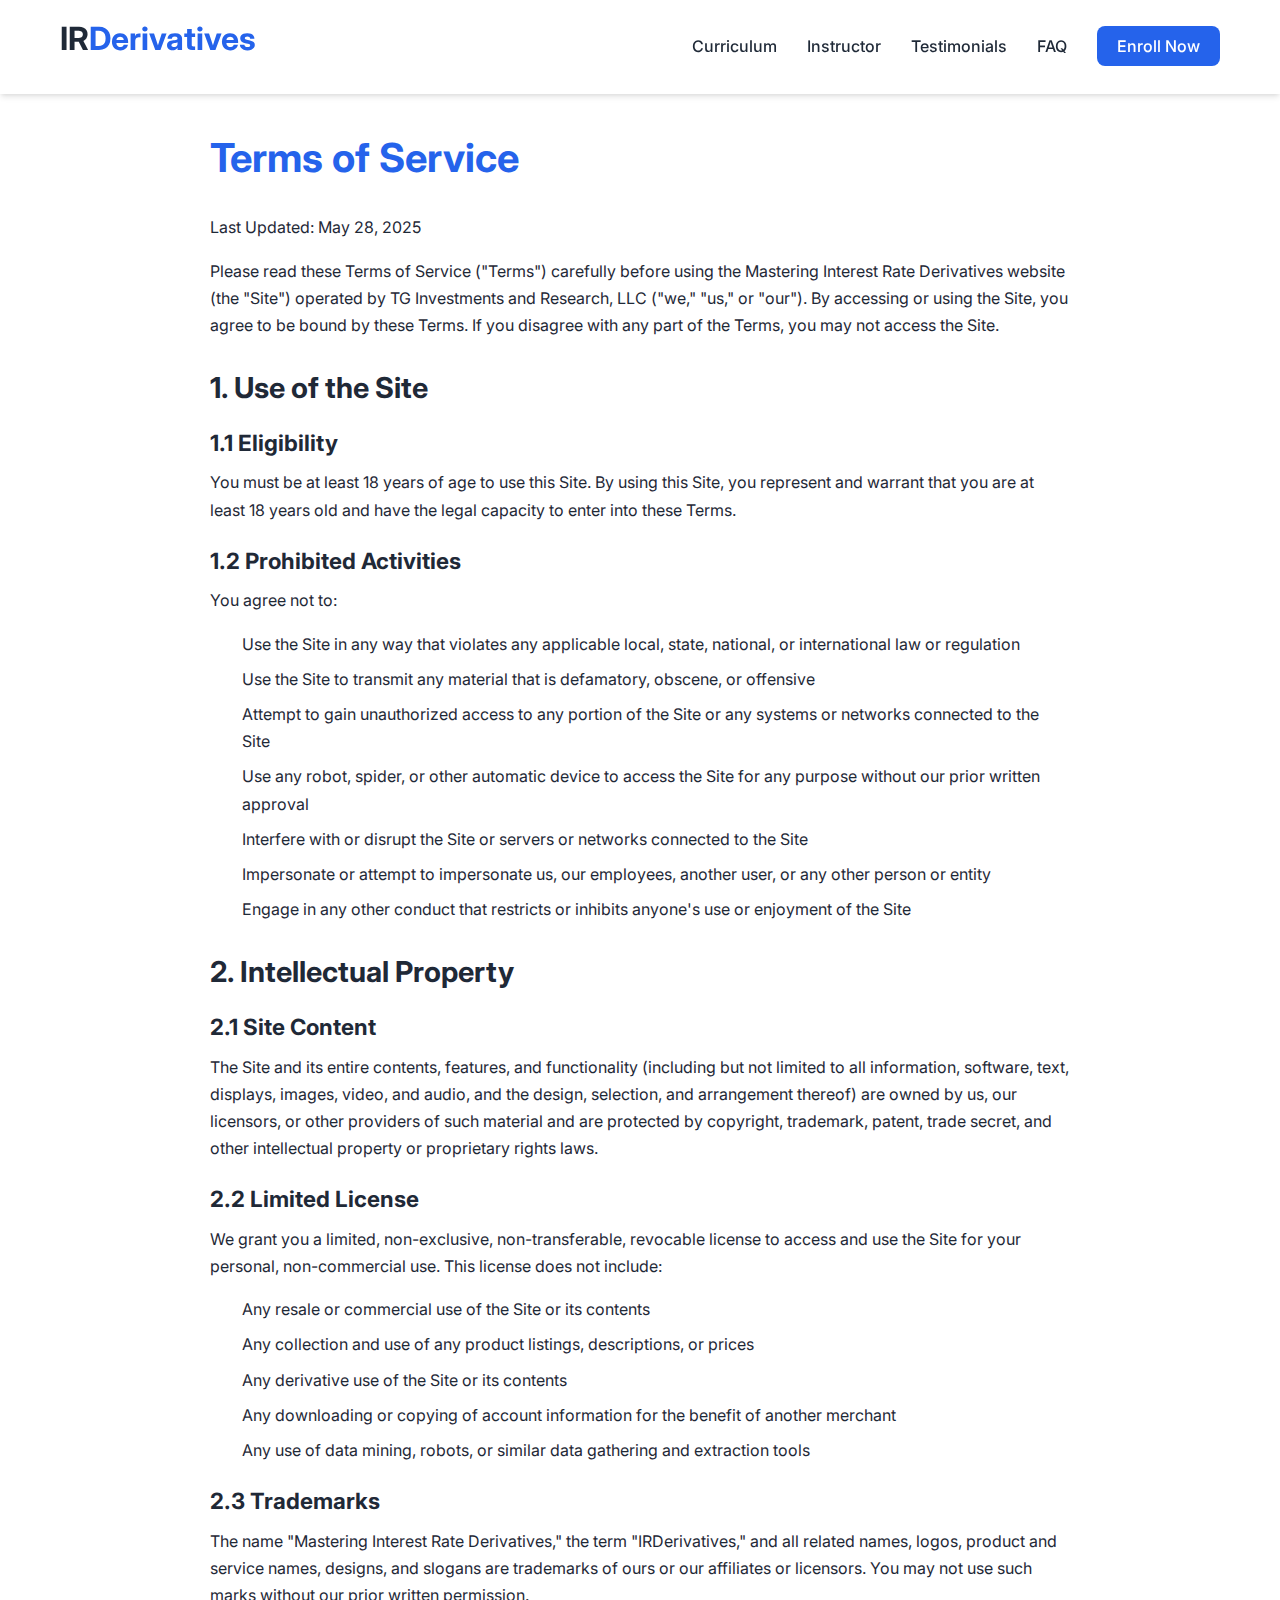
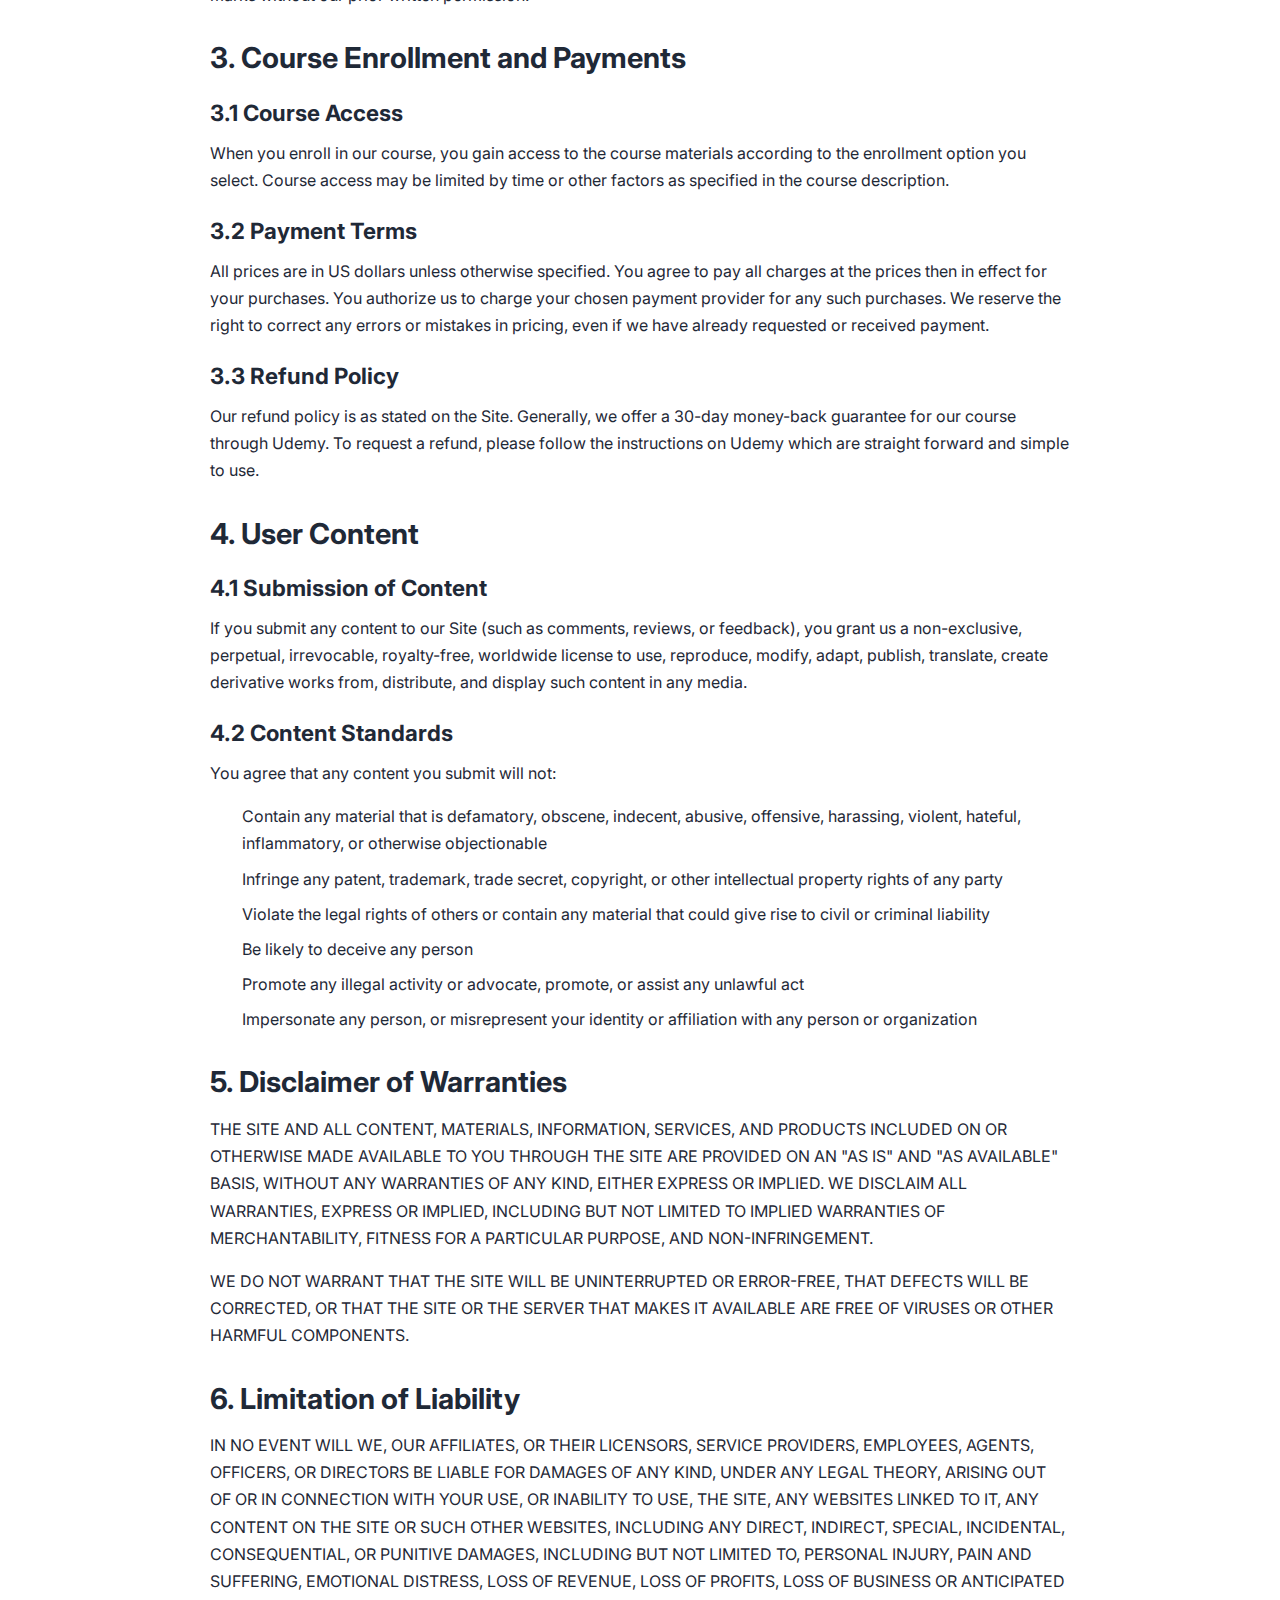
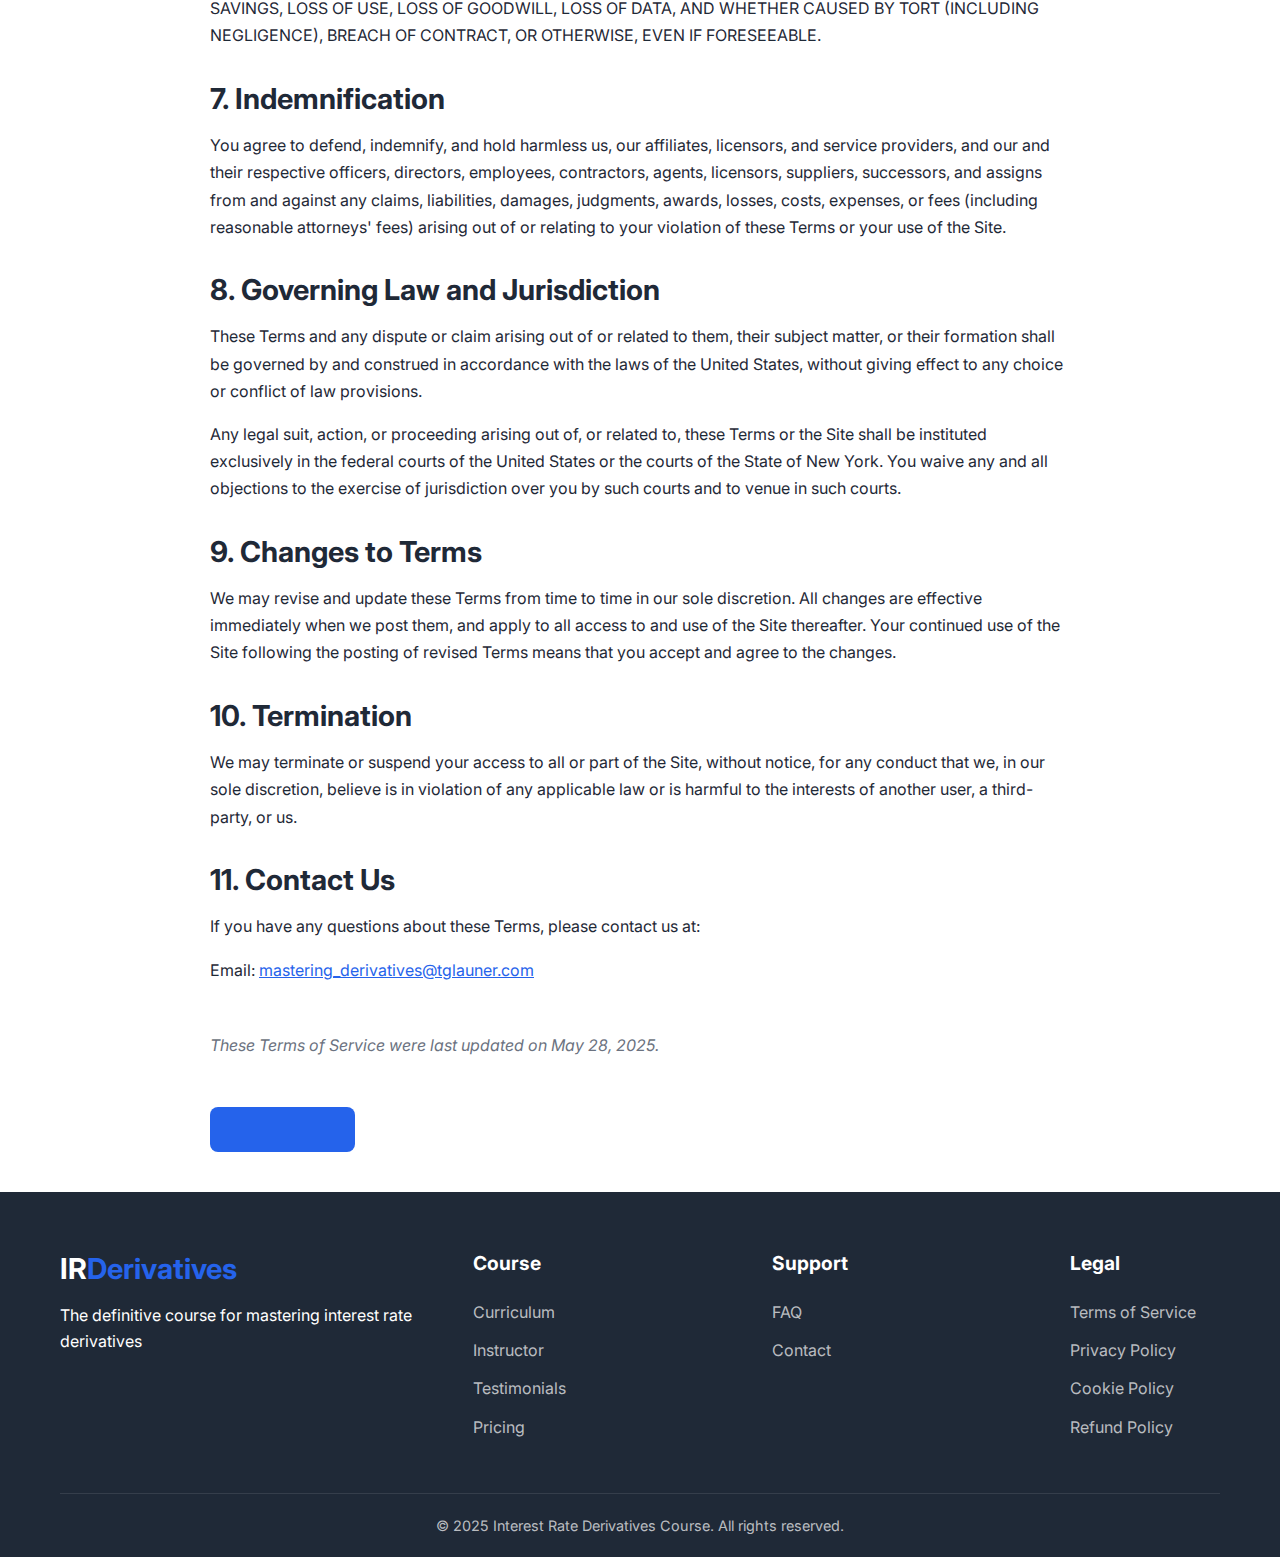
<file: terms-of-service.html>
<!DOCTYPE html>
<html lang="en">
<head>
    <meta charset="UTF-8">
    <meta name="viewport" content="width=device-width, initial-scale=1.0">
    <title>Terms of Service | Mastering Interest Rate Derivatives</title>
    <link rel="stylesheet" href="styles.css">
    <link rel="stylesheet" href="https://cdnjs.cloudflare.com/ajax/libs/font-awesome/6.0.0/css/all.min.css">
    <link rel="preconnect" href="https://fonts.googleapis.com">
    <link rel="preconnect" href="https://fonts.gstatic.com" crossorigin>
    <link href="https://fonts.googleapis.com/css2?family=Inter:wght@300;400;500;600;700&display=swap" rel="stylesheet">
    <style>
        .policy-content {
            max-width: 900px;
            margin: 0 auto;
            padding: 40px 20px;
        }
        
        .policy-content h1 {
            font-size: 2.5rem;
            margin-bottom: 2rem;
            color: var(--primary-color);
        }
        
        .policy-content h2 {
            font-size: 1.8rem;
            margin-top: 2rem;
            margin-bottom: 1rem;
            color: var(--text-color);
        }
        
        .policy-content h3 {
            font-size: 1.4rem;
            margin-top: 1.5rem;
            margin-bottom: 0.8rem;
            color: var(--text-color);
        }
        
        .policy-content p {
            margin-bottom: 1rem;
            line-height: 1.7;
        }
        
        .policy-content ul, .policy-content ol {
            margin-bottom: 1.5rem;
            padding-left: 2rem;
        }
        
        .policy-content li {
            margin-bottom: 0.5rem;
            line-height: 1.7;
        }
        
        .policy-content a {
            color: var(--primary-color);
            text-decoration: underline;
        }
        
        .policy-content a:hover {
            color: var(--secondary-color);
        }
        
        .policy-content .last-updated {
            font-style: italic;
            margin-top: 3rem;
            color: var(--light-text);
        }
        
        .back-to-home {
            display: inline-block;
            margin-top: 2rem;
            padding: 10px 20px;
            background-color: var(--primary-color);
            color: white;
            border-radius: var(--border-radius);
            text-decoration: none;
            font-weight: 500;
            transition: var(--transition);
        }
        
        .back-to-home:hover {
            background-color: var(--secondary-color);
            color: white;
        }
    </style>
</head>
<body>
    <header>
        <div class="container">
            <div class="logo">
                <h1>IR<span>Derivatives</span></h1>
            </div>
            <nav>
                <ul>
                    <li><a href="index.html#curriculum">Curriculum</a></li>
                    <li><a href="index.html#instructor">Instructor</a></li>
                    <li><a href="index.html#testimonials">Testimonials</a></li>
                    <li><a href="index.html#faq">FAQ</a></li>
                    <li><a href="index.html#pricing" class="nav-cta">Enroll Now</a></li>
                </ul>
            </nav>
        </div>
    </header>

    <section class="policy-content">
        <h1>Terms of Service</h1>
        
        <p>Last Updated: May 28, 2025</p>
        
        <p>Please read these Terms of Service ("Terms") carefully before using the Mastering Interest Rate Derivatives website (the "Site") operated by TG Investments and Research, LLC ("we," "us," or "our"). By accessing or using the Site, you agree to be bound by these Terms. If you disagree with any part of the Terms, you may not access the Site.</p>
        
        <h2>1. Use of the Site</h2>
        
        <h3>1.1 Eligibility</h3>
        <p>You must be at least 18 years of age to use this Site. By using this Site, you represent and warrant that you are at least 18 years old and have the legal capacity to enter into these Terms.</p>
        
        <h3>1.2 Prohibited Activities</h3>
        <p>You agree not to:</p>
        <ul>
            <li>Use the Site in any way that violates any applicable local, state, national, or international law or regulation</li>
            <li>Use the Site to transmit any material that is defamatory, obscene, or offensive</li>
            <li>Attempt to gain unauthorized access to any portion of the Site or any systems or networks connected to the Site</li>
            <li>Use any robot, spider, or other automatic device to access the Site for any purpose without our prior written approval</li>
            <li>Interfere with or disrupt the Site or servers or networks connected to the Site</li>
            <li>Impersonate or attempt to impersonate us, our employees, another user, or any other person or entity</li>
            <li>Engage in any other conduct that restricts or inhibits anyone's use or enjoyment of the Site</li>
        </ul>
        
        <h2>2. Intellectual Property</h2>
        
        <h3>2.1 Site Content</h3>
        <p>The Site and its entire contents, features, and functionality (including but not limited to all information, software, text, displays, images, video, and audio, and the design, selection, and arrangement thereof) are owned by us, our licensors, or other providers of such material and are protected by copyright, trademark, patent, trade secret, and other intellectual property or proprietary rights laws.</p>
        
        <h3>2.2 Limited License</h3>
        <p>We grant you a limited, non-exclusive, non-transferable, revocable license to access and use the Site for your personal, non-commercial use. This license does not include:</p>
        <ul>
            <li>Any resale or commercial use of the Site or its contents</li>
            <li>Any collection and use of any product listings, descriptions, or prices</li>
            <li>Any derivative use of the Site or its contents</li>
            <li>Any downloading or copying of account information for the benefit of another merchant</li>
            <li>Any use of data mining, robots, or similar data gathering and extraction tools</li>
        </ul>
        
        <h3>2.3 Trademarks</h3>
        <p>The name "Mastering Interest Rate Derivatives," the term "IRDerivatives," and all related names, logos, product and service names, designs, and slogans are trademarks of ours or our affiliates or licensors. You may not use such marks without our prior written permission.</p>
        
        <h2>3. Course Enrollment and Payments</h2>
        
        <h3>3.1 Course Access</h3>
        <p>When you enroll in our course, you gain access to the course materials according to the enrollment option you select. Course access may be limited by time or other factors as specified in the course description.</p>
        
        <h3>3.2 Payment Terms</h3>
        <p>All prices are in US dollars unless otherwise specified. You agree to pay all charges at the prices then in effect for your purchases. You authorize us to charge your chosen payment provider for any such purchases. We reserve the right to correct any errors or mistakes in pricing, even if we have already requested or received payment.</p>
        
        <h3>3.3 Refund Policy</h3>
        <p>Our refund policy is as stated on the Site. Generally, we offer a 30-day money-back guarantee for our course through Udemy. To request a refund, please follow the instructions on Udemy which are straight forward and simple to use.</p>
        
        <h2>4. User Content</h2>
        
        <h3>4.1 Submission of Content</h3>
        <p>If you submit any content to our Site (such as comments, reviews, or feedback), you grant us a non-exclusive, perpetual, irrevocable, royalty-free, worldwide license to use, reproduce, modify, adapt, publish, translate, create derivative works from, distribute, and display such content in any media.</p>
        
        <h3>4.2 Content Standards</h3>
        <p>You agree that any content you submit will not:</p>
        <ul>
            <li>Contain any material that is defamatory, obscene, indecent, abusive, offensive, harassing, violent, hateful, inflammatory, or otherwise objectionable</li>
            <li>Infringe any patent, trademark, trade secret, copyright, or other intellectual property rights of any party</li>
            <li>Violate the legal rights of others or contain any material that could give rise to civil or criminal liability</li>
            <li>Be likely to deceive any person</li>
            <li>Promote any illegal activity or advocate, promote, or assist any unlawful act</li>
            <li>Impersonate any person, or misrepresent your identity or affiliation with any person or organization</li>
        </ul>
        
        <h2>5. Disclaimer of Warranties</h2>
        
        <p>THE SITE AND ALL CONTENT, MATERIALS, INFORMATION, SERVICES, AND PRODUCTS INCLUDED ON OR OTHERWISE MADE AVAILABLE TO YOU THROUGH THE SITE ARE PROVIDED ON AN "AS IS" AND "AS AVAILABLE" BASIS, WITHOUT ANY WARRANTIES OF ANY KIND, EITHER EXPRESS OR IMPLIED. WE DISCLAIM ALL WARRANTIES, EXPRESS OR IMPLIED, INCLUDING BUT NOT LIMITED TO IMPLIED WARRANTIES OF MERCHANTABILITY, FITNESS FOR A PARTICULAR PURPOSE, AND NON-INFRINGEMENT.</p>
        
        <p>WE DO NOT WARRANT THAT THE SITE WILL BE UNINTERRUPTED OR ERROR-FREE, THAT DEFECTS WILL BE CORRECTED, OR THAT THE SITE OR THE SERVER THAT MAKES IT AVAILABLE ARE FREE OF VIRUSES OR OTHER HARMFUL COMPONENTS.</p>
        
        <h2>6. Limitation of Liability</h2>
        
        <p>IN NO EVENT WILL WE, OUR AFFILIATES, OR THEIR LICENSORS, SERVICE PROVIDERS, EMPLOYEES, AGENTS, OFFICERS, OR DIRECTORS BE LIABLE FOR DAMAGES OF ANY KIND, UNDER ANY LEGAL THEORY, ARISING OUT OF OR IN CONNECTION WITH YOUR USE, OR INABILITY TO USE, THE SITE, ANY WEBSITES LINKED TO IT, ANY CONTENT ON THE SITE OR SUCH OTHER WEBSITES, INCLUDING ANY DIRECT, INDIRECT, SPECIAL, INCIDENTAL, CONSEQUENTIAL, OR PUNITIVE DAMAGES, INCLUDING BUT NOT LIMITED TO, PERSONAL INJURY, PAIN AND SUFFERING, EMOTIONAL DISTRESS, LOSS OF REVENUE, LOSS OF PROFITS, LOSS OF BUSINESS OR ANTICIPATED SAVINGS, LOSS OF USE, LOSS OF GOODWILL, LOSS OF DATA, AND WHETHER CAUSED BY TORT (INCLUDING NEGLIGENCE), BREACH OF CONTRACT, OR OTHERWISE, EVEN IF FORESEEABLE.</p>
        
        <h2>7. Indemnification</h2>
        
        <p>You agree to defend, indemnify, and hold harmless us, our affiliates, licensors, and service providers, and our and their respective officers, directors, employees, contractors, agents, licensors, suppliers, successors, and assigns from and against any claims, liabilities, damages, judgments, awards, losses, costs, expenses, or fees (including reasonable attorneys' fees) arising out of or relating to your violation of these Terms or your use of the Site.</p>
        
        <h2>8. Governing Law and Jurisdiction</h2>
        
        <p>These Terms and any dispute or claim arising out of or related to them, their subject matter, or their formation shall be governed by and construed in accordance with the laws of the United States, without giving effect to any choice or conflict of law provisions.</p>
        
        <p>Any legal suit, action, or proceeding arising out of, or related to, these Terms or the Site shall be instituted exclusively in the federal courts of the United States or the courts of the State of New York. You waive any and all objections to the exercise of jurisdiction over you by such courts and to venue in such courts.</p>
        
        <h2>9. Changes to Terms</h2>
        
        <p>We may revise and update these Terms from time to time in our sole discretion. All changes are effective immediately when we post them, and apply to all access to and use of the Site thereafter. Your continued use of the Site following the posting of revised Terms means that you accept and agree to the changes.</p>
        
        <h2>10. Termination</h2>
        
        <p>We may terminate or suspend your access to all or part of the Site, without notice, for any conduct that we, in our sole discretion, believe is in violation of any applicable law or is harmful to the interests of another user, a third-party, or us.</p>
        
        <h2>11. Contact Us</h2>
        
        <p>If you have any questions about these Terms, please contact us at:</p>
        <p>Email: <a href="mailto:mastering_derivatives@tglauner.com">mastering_derivatives@tglauner.com</a></p>
        
        <p class="last-updated">These Terms of Service were last updated on May 28, 2025.</p>
        
        <a href="index.html" class="back-to-home">Back to Home</a>
    </section>

    <footer>
        <div class="container">
            <div class="footer-content">
                <div class="footer-logo">
                    <h2>IR<span>Derivatives</span></h2>
                    <p>The definitive course for mastering interest rate derivatives</p>
                </div>
                <div class="footer-links">
                    <div class="footer-column">
                        <h3>Course</h3>
                        <ul>
                            <li><a href="index.html#curriculum">Curriculum</a></li>
                            <li><a href="index.html#instructor">Instructor</a></li>
                            <li><a href="index.html#testimonials">Testimonials</a></li>
                            <li><a href="index.html#pricing">Pricing</a></li>
                        </ul>
                    </div>
                    <div class="footer-column">
                        <h3>Support</h3>
                        <ul>
                            <li><a href="index.html#faq">FAQ</a></li>
                            <li><a href="mailto:mastering_derivatives@tglauner.com">Contact</a></li>
                        </ul>
                    </div>
                    <div class="footer-column">
                        <h3>Legal</h3>
                        <ul>
                            <li><a href="terms-of-service.html">Terms of Service</a></li>
                            <li><a href="privacy-policy.html">Privacy Policy</a></li>
                            <li><a href="cookie-policy.html">Cookie Policy</a></li>
                            <li><a href="index.html#guarantee">Refund Policy</a></li>
                        </ul>
                    </div>
                </div>
            </div>
            <div class="footer-bottom">
                <p>&copy; 2025 Interest Rate Derivatives Course. All rights reserved.</p>
            </div>
        </div>
    </footer>

    <script src="script.js"></script>
</body>
</html>
</file>
<file: styles.css>
/* Global Styles */
:root {
    --primary-color: #2563eb;
    --secondary-color: #1e40af;
    --accent-color: #f59e0b;
    --text-color: #1f2937;
    --light-text: #6b7280;
    --background-color: #ffffff;
    --light-background: #f3f4f6;
    --border-color: #e5e7eb;
    --success-color: #10b981;
    --danger-color: #ef4444;
    --box-shadow: 0 4px 6px -1px rgba(0, 0, 0, 0.1), 0 2px 4px -1px rgba(0, 0, 0, 0.06);
    --border-radius: 8px;
    --transition: all 0.3s ease;
}

* {
    margin: 0;
    padding: 0;
    box-sizing: border-box;
}

body {
    font-family: 'Inter', sans-serif;
    color: var(--text-color);
    line-height: 1.6;
    background-color: var(--background-color);
}

.container {
    width: 100%;
    max-width: 1200px;
    margin: 0 auto;
    padding: 0 20px;
}

h1, h2, h3, h4, h5, h6 {
    font-weight: 700;
    line-height: 1.2;
    margin-bottom: 1rem;
}

p {
    margin-bottom: 1rem;
}

a {
    text-decoration: none;
    color: var(--primary-color);
    transition: var(--transition);
}

a:hover {
    color: var(--secondary-color);
}

ul {
    list-style: none;
}

img {
    max-width: 100%;
    height: auto;
}

section {
    padding: 80px 0;
}

.highlight {
    color: var(--danger-color);
    font-weight: 700;
}

/* Header Styles */
header {
    background-color: var(--background-color);
    box-shadow: var(--box-shadow);
    position: sticky;
    top: 0;
    z-index: 100;
    padding: 20px 0;
}

header .container {
    display: flex;
    justify-content: space-between;
    align-items: center;
}

.logo .logo-text {
    font-size: 1.8rem;
    font-weight: 700;
    margin: 0;
}

.logo span {
    color: var(--primary-color);
}

nav ul {
    display: flex;
    gap: 30px;
}

nav a {
    color: var(--text-color);
    font-weight: 500;
}

nav a:hover {
    color: var(--primary-color);
}

.nav-cta {
    background-color: var(--primary-color);
    color: white !important;
    padding: 10px 20px;
    border-radius: var(--border-radius);
}

.nav-cta:hover {
    background-color: var(--secondary-color);
}

/* Hero Section */
.hero {
    background: linear-gradient(135deg, #f0f9ff 0%, #e0f2fe 100%);
    padding: 100px 0;
}

.hero-content {
    display: flex;
    align-items: center;
    gap: 60px;
}

.hero-text {
    flex: 1;
}

.hero-text h1 {
    font-size: 3rem;
    margin-bottom: 0.5rem;
    color: var(--text-color);
}

.hero-text h2 {
    font-size: 1.8rem;
    color: var(--primary-color);
    margin-bottom: 1rem;
}

.hero-image {
    flex: 1;
    border-radius: var(--border-radius);
    overflow: hidden;
    box-shadow: var(--box-shadow);
}

.rating {
    display: flex;
    align-items: center;
    gap: 10px;
    margin-bottom: 1.5rem;
}

.stars {
    color: var(--accent-color);
}

.cta-container {
    margin-top: 2rem;
}

.price-container {
    display: flex;
    align-items: center;
    gap: 15px;
    margin-bottom: 1rem;
}

.original-price {
    font-size: 1.5rem;
    color: var(--light-text);
    text-decoration: line-through;
}

.discount-price {
    font-size: 2rem;
    font-weight: 700;
    color: var(--primary-color);
}

.cta-button {
    display: inline-block;
    background-color: var(--accent-color);
    color: white;
    font-weight: 700;
    padding: 15px 30px;
    border-radius: var(--border-radius);
    font-size: 1.1rem;
    transition: var(--transition);
    margin-bottom: 1rem;
}

.cta-button:hover {
    background-color: #e89806;
    color: white;
    transform: translateY(-2px);
}

.countdown-container {
    margin-top: 1rem;
}

.countdown-container p {
    font-size: 0.9rem;
    margin-bottom: 0.5rem;
}

#countdown {
    display: flex;
    gap: 15px;
}

.countdown-item {
    display: flex;
    flex-direction: column;
    align-items: center;
    background-color: var(--primary-color);
    color: white;
    padding: 10px;
    border-radius: var(--border-radius);
    min-width: 60px;
}

.countdown-item span:first-child {
    font-size: 1.5rem;
    font-weight: 700;
}

.countdown-label {
    font-size: 0.8rem;
}

/* Value Proposition Section */
.value-proposition {
    background-color: var(--background-color);
    text-align: center;
}

.value-proposition h2 {
    font-size: 2.2rem;
    margin-bottom: 3rem;
}

.benefits {
    display: grid;
    grid-template-columns: repeat(auto-fit, minmax(250px, 1fr));
    gap: 30px;
}

.benefit-card {
    background-color: var(--light-background);
    padding: 30px;
    border-radius: var(--border-radius);
    box-shadow: var(--box-shadow);
    transition: var(--transition);
}

.benefit-card:hover {
    transform: translateY(-5px);
}

.benefit-icon {
    font-size: 2.5rem;
    color: var(--primary-color);
    margin-bottom: 1rem;
}

.benefit-card h3 {
    font-size: 1.3rem;
    margin-bottom: 1rem;
}

/* Instructor Section */
.instructor {
    background-color: var(--light-background);
}

.instructor-profile {
    display: flex;
    align-items: center;
    gap: 50px;
}

.instructor-image {
    flex: 1;
    max-width: 400px;
}

.instructor-image img {
    border-radius: var(--border-radius);
    box-shadow: var(--box-shadow);
}

.instructor-info {
    flex: 1.5;
}

.instructor-info h2 {
    font-size: 2.2rem;
}

.instructor-info h3 {
    font-size: 1.8rem;
    color: var(--primary-color);
    margin-bottom: 0.5rem;
}

.instructor-title {
    font-size: 1.1rem;
    color: var(--light-text);
    margin-bottom: 1.5rem;
}

.instructor-credentials {
    display: flex;
    flex-wrap: wrap;
    gap: 20px;
    margin-top: 1.5rem;
}

.credential {
    display: flex;
    align-items: center;
    gap: 10px;
    background-color: var(--background-color);
    padding: 10px 15px;
    border-radius: var(--border-radius);
    box-shadow: var(--box-shadow);
}

.credential i {
    color: var(--primary-color);
}

/* Curriculum Section */
.curriculum h2 {
    font-size: 2.2rem;
    text-align: center;
    margin-bottom: 3rem;
}

.curriculum-container {
    display: grid;
    grid-template-columns: 2fr 1fr;
    gap: 40px;
}

.module {
    background-color: var(--light-background);
    border-radius: var(--border-radius);
    overflow: hidden;
    margin-bottom: 15px;
    box-shadow: var(--box-shadow);
}

.module-header {
    display: flex;
    justify-content: space-between;
    align-items: center;
    padding: 20px;
    background-color: var(--background-color);
    cursor: pointer;
}

.module-header h3 {
    margin-bottom: 0;
    font-size: 1.1rem;
}

.toggle-icon {
    color: var(--primary-color);
    transition: var(--transition);
}

.module-content {
    padding: 0 20px 20px;
    display: none;
}

.module-content ul {
    margin-top: 1rem;
    padding-left: 20px;
}

.module-content ul li {
    margin-bottom: 0.5rem;
    position: relative;
    padding-left: 20px;
}

.module-content ul li:before {
    content: "•";
    color: var(--primary-color);
    position: absolute;
    left: 0;
}

.preview-container {
    background-color: var(--light-background);
    padding: 30px;
    border-radius: var(--border-radius);
    box-shadow: var(--box-shadow);
}

.preview-container h3 {
    text-align: center;
    margin-bottom: 1.5rem;
}

.video-preview {
    position: relative;
    border-radius: var(--border-radius);
    overflow: hidden;
    margin-bottom: 1.5rem;
    cursor: pointer;
}

.play-button {
    position: absolute;
    top: 50%;
    left: 50%;
    transform: translate(-50%, -50%);
    background-color: rgba(0, 0, 0, 0.7);
    color: white;
    width: 60px;
    height: 60px;
    border-radius: 50%;
    display: flex;
    justify-content: center;
    align-items: center;
    font-size: 1.5rem;
    transition: var(--transition);
}

.video-preview:hover .play-button {
    background-color: var(--primary-color);
}

.secondary-cta {
    display: block;
    background-color: var(--primary-color);
    color: white;
    text-align: center;
    padding: 15px;
    border-radius: var(--border-radius);
    font-weight: 600;
    transition: var(--transition);
}

.secondary-cta:hover {
    background-color: var(--secondary-color);
    color: white;
}

/* Audience Section */
.audience {
    background-color: var(--light-background);
    text-align: center;
}

.audience h2 {
    font-size: 2.2rem;
    margin-bottom: 3rem;
}

.persona-cards {
    display: grid;
    grid-template-columns: repeat(auto-fit, minmax(220px, 1fr));
    gap: 30px;
}

.persona-card {
    background-color: var(--background-color);
    padding: 30px;
    border-radius: var(--border-radius);
    box-shadow: var(--box-shadow);
    transition: var(--transition);
}

.persona-card:hover {
    transform: translateY(-5px);
}

.persona-icon {
    font-size: 2.5rem;
    color: var(--primary-color);
    margin-bottom: 1rem;
}

.persona-card h3 {
    font-size: 1.3rem;
    margin-bottom: 1rem;
}

/* Testimonials Section */
.testimonials {
    text-align: center;
}

.testimonials h2 {
    font-size: 2.2rem;
    margin-bottom: 3rem;
}

.testimonial-cards {
    display: grid;
    grid-template-columns: repeat(auto-fit, minmax(300px, 1fr));
    gap: 30px;
}

.testimonial-card {
    background-color: var(--light-background);
    padding: 30px;
    border-radius: var(--border-radius);
    box-shadow: var(--box-shadow);
    text-align: left;
}

.testimonial-rating {
    color: var(--accent-color);
    margin-bottom: 1rem;
}

.testimonial-text {
    font-style: italic;
    margin-bottom: 1.5rem;
}

.testimonial-author {
    display: flex;
    align-items: center;
    gap: 15px;
}

.testimonial-author img {
    width: 50px;
    height: 50px;
    border-radius: 50%;
    object-fit: cover;
}

.testimonial-author h4 {
    margin-bottom: 0.2rem;
}

.testimonial-author p {
    font-size: 0.9rem;
    color: var(--light-text);
    margin-bottom: 0;
}

/* Offer Section */
.offer {
    background: linear-gradient(135deg, #1e3a8a 0%, #3b82f6 100%);
    color: white;
}

.offer-content {
    background-color: rgba(255, 255, 255, 0.1);
    padding: 40px;
    border-radius: var(--border-radius);
    box-shadow: var(--box-shadow);
    position: relative;
    overflow: hidden;
}

.offer-badge {
    position: absolute;
    top: 40px;
    right: -55px;
    background-color: var(--accent-color);
    color: white;
    padding: 5px 50px;
    transform: rotate(45deg);
    font-weight: 700;
    font-size: 0.9rem;
}

.offer h2 {
    font-size: 2.2rem;
    margin-bottom: 2rem;
    text-align: center;
}

.offer-details {
    display: flex;
    justify-content: space-around;
    align-items: center;
    flex-wrap: wrap;
    gap: 30px;
    margin-bottom: 2rem;
}

.offer-pricing {
    display: flex;
    align-items: center;
    gap: 15px;
}

.offer-pricing .original-price {
    color: rgba(255, 255, 255, 0.7);
}

.offer-pricing .discount-price {
    color: white;
    font-size: 2.5rem;
}

#countdown-offer {
    display: flex;
    gap: 15px;
}

#countdown-offer .countdown-item {
    background-color: rgba(255, 255, 255, 0.2);
}

.coupon-code {
    text-align: center;
    margin-bottom: 2rem;
}

.coupon-code p {
    margin-bottom: 0.5rem;
}

.coupon-code .code {
    display: inline-block;
    background-color: white;
    color: var(--primary-color);
    padding: 10px 20px;
    border-radius: var(--border-radius);
    font-weight: 700;
    font-size: 1.2rem;
    letter-spacing: 1px;
}

.offer-features {
    margin-bottom: 2rem;
}

.offer-features h3 {
    margin-bottom: 1rem;
}

.offer-features ul {
    display: grid;
    grid-template-columns: repeat(auto-fit, minmax(250px, 1fr));
    gap: 15px;
}

.offer-features li {
    display: flex;
    align-items: center;
    gap: 10px;
}

.offer-features li i {
    color: var(--accent-color);
}

.primary-cta {
    display: block;
    background-color: var(--accent-color);
    color: white;
    text-align: center;
    padding: 15px;
    border-radius: var(--border-radius);
    font-weight: 700;
    font-size: 1.2rem;
    margin: 0 auto;
    max-width: 400px;
    transition: var(--transition);
}

.primary-cta:hover {
    background-color: #e89806;
    color: white;
    transform: translateY(-2px);
}

.seats-limited {
    text-align: center;
    margin-top: 1rem;
    font-size: 0.9rem;
}

/* FAQ Section */
.faq h2 {
    font-size: 2.2rem;
    text-align: center;
    margin-bottom: 3rem;
}

.faq-item {
    background-color: var(--light-background);
    border-radius: var(--border-radius);
    overflow: hidden;
    margin-bottom: 15px;
    box-shadow: var(--box-shadow);
}

.faq-question {
    display: flex;
    justify-content: space-between;
    align-items: center;
    padding: 20px;
    background-color: var(--background-color);
    cursor: pointer;
}

.faq-question h3 {
    margin-bottom: 0;
    font-size: 1.1rem;
}

.faq-answer {
    padding: 0 20px 20px;
    display: none;
}

/* Guarantee Section */
.guarantee {
    background-color: var(--light-background);
}

.guarantee-content {
    display: flex;
    align-items: center;
    gap: 30px;
    background-color: var(--background-color);
    padding: 40px;
    border-radius: var(--border-radius);
    box-shadow: var(--box-shadow);
}

.guarantee-icon {
    font-size: 3rem;
    color: var(--success-color);
}

.guarantee-text h2 {
    font-size: 1.8rem;
    margin-bottom: 1rem;
}

.guarantee-text p {
    margin-bottom: 0;
}

/* Final CTA Section */
.final-cta {
    text-align: center;
    background: linear-gradient(135deg, #f0f9ff 0%, #e0f2fe 100%);
}

.final-cta h2 {
    font-size: 2.2rem;
    margin-bottom: 1rem;
}

.final-cta p {
    font-size: 1.2rem;
    margin-bottom: 2rem;
}

.final-countdown {
    margin-top: 1.5rem;
}

.final-countdown p {
    font-size: 1rem;
    margin-bottom: 0;
}

#final-timer {
    font-weight: 700;
    color: var(--primary-color);
}

/* Footer */
footer {
    background-color: #1f2937;
    color: white;
    padding: 60px 0 20px;
}

.footer-content {
    display: flex;
    justify-content: space-between;
    flex-wrap: wrap;
    gap: 40px;
    margin-bottom: 40px;
}

.footer-logo {
    flex: 1;
    min-width: 250px;
}

.footer-logo h2 {
    font-size: 1.8rem;
    margin-bottom: 1rem;
}

.footer-logo span {
    color: var(--primary-color);
}

.footer-links {
    flex: 2;
    display: flex;
    justify-content: space-between;
    flex-wrap: wrap;
    gap: 30px;
}

.footer-column {
    min-width: 150px;
}

.footer-column h3 {
    font-size: 1.2rem;
    margin-bottom: 1.5rem;
    color: white;
}

.footer-column ul li {
    margin-bottom: 0.8rem;
}

.footer-column a {
    color: rgba(255, 255, 255, 0.7);
    transition: var(--transition);
}

.footer-column a:hover {
    color: white;
}

.footer-bottom {
    text-align: center;
    padding-top: 20px;
    border-top: 1px solid rgba(255, 255, 255, 0.1);
}

.footer-bottom p {
    font-size: 0.9rem;
    color: rgba(255, 255, 255, 0.7);
    margin-bottom: 0;
}

.footer-contact {
    margin-top: 20px;
}

.footer-contact .address {
    margin-bottom: 10px;
}

.footer-contact iframe {
    width: 100%;
    border: 0;
    height: 200px;
}

/* Responsive Styles */
@media (max-width: 992px) {
    .hero-content {
        flex-direction: column;
    }
    
    .instructor-profile {
        flex-direction: column;
    }
    
    .curriculum-container {
        grid-template-columns: 1fr;
    }
    
    .guarantee-content {
        flex-direction: column;
        text-align: center;
    }
}

@media (max-width: 768px) {
    header .container {
        flex-direction: column;
        gap: 20px;
    }
    
    nav ul {
        flex-wrap: wrap;
        justify-content: center;
        gap: 15px;
    }
    
    .hero {
        padding: 60px 0;
    }
    
    .hero-text h1 {
        font-size: 2.5rem;
    }
    
    .hero-text h2 {
        font-size: 1.5rem;
    }
    
    section {
        padding: 60px 0;
    }
    
    .value-proposition h2,
    .instructor-info h2,
    .curriculum h2,
    .audience h2,
    .testimonials h2,
    .offer h2,
    .faq h2,
    .final-cta h2 {
        font-size: 1.8rem;
    }
    
    .offer-details {
        flex-direction: column;
        gap: 20px;
    }
}

@media (max-width: 576px) {
    .countdown-item {
        min-width: 50px;
        padding: 8px;
    }
    
    .countdown-item span:first-child {
        font-size: 1.2rem;
    }
    
    .countdown-label {
        font-size: 0.7rem;
    }
    
    .benefit-card,
    .persona-card,
    .testimonial-card {
        padding: 20px;
    }
    
    .offer-content {
        padding: 30px 20px;
    }
    
    .primary-cta,
    .secondary-cta {
        padding: 12px;
        font-size: 1rem;
    }
}
</file>
<file: cookie-styles.css>
/* Cookie Consent Banner and Modal Styles */

/* Banner Styles */
.cookie-consent-banner {
    position: fixed;
    bottom: 0;
    left: 0;
    right: 0;
    background-color: rgba(31, 41, 55, 0.95);
    color: white;
    padding: 15px 20px;
    z-index: 1000;
    box-shadow: 0 -2px 10px rgba(0, 0, 0, 0.1);
    transition: transform 0.3s ease, opacity 0.3s ease;
}

.cookie-consent-banner.hidden {
    transform: translateY(100%);
    opacity: 0;
}

.consent-content {
    max-width: 1200px;
    margin: 0 auto;
    display: flex;
    flex-wrap: wrap;
    justify-content: space-between;
    align-items: center;
    gap: 20px;
}

.consent-text {
    flex: 1;
    min-width: 300px;
}

.consent-text h3 {
    margin: 0 0 10px 0;
    font-size: 1.2rem;
}

.consent-text p {
    margin: 0;
    font-size: 0.9rem;
    line-height: 1.5;
}

.consent-text a {
    color: var(--accent-color);
    text-decoration: underline;
}

.consent-buttons {
    display: flex;
    flex-wrap: wrap;
    gap: 10px;
}

.consent-button {
    padding: 8px 16px;
    border: none;
    border-radius: var(--border-radius);
    font-weight: 500;
    cursor: pointer;
    transition: var(--transition);
    font-size: 0.9rem;
}

.consent-button.accept {
    background-color: var(--accent-color);
    color: white;
}

.consent-button.accept:hover {
    background-color: #e89806;
}

.consent-button.essential {
    background-color: transparent;
    border: 1px solid white;
    color: white;
}

.consent-button.essential:hover {
    background-color: rgba(255, 255, 255, 0.1);
}

.consent-button.customize {
    background-color: transparent;
    color: white;
    text-decoration: underline;
}

.consent-button.customize:hover {
    color: var(--accent-color);
}

/* Preferences Modal Styles */
.cookie-preferences-modal {
    position: fixed;
    top: 0;
    left: 0;
    right: 0;
    bottom: 0;
    background-color: rgba(0, 0, 0, 0.5);
    display: flex;
    justify-content: center;
    align-items: center;
    z-index: 1100;
    opacity: 0;
    visibility: hidden;
    transition: opacity 0.3s ease, visibility 0.3s ease;
}

.cookie-preferences-modal.visible {
    opacity: 1;
    visibility: visible;
}

.preferences-content {
    background-color: white;
    border-radius: var(--border-radius);
    width: 90%;
    max-width: 600px;
    max-height: 90vh;
    overflow-y: auto;
    box-shadow: 0 4px 20px rgba(0, 0, 0, 0.15);
}

.preferences-header {
    padding: 20px;
    border-bottom: 1px solid var(--border-color);
    display: flex;
    justify-content: space-between;
    align-items: center;
}

.preferences-header h3 {
    margin: 0;
    font-size: 1.5rem;
    color: var(--text-color);
}

.preferences-close {
    background: none;
    border: none;
    font-size: 1.5rem;
    cursor: pointer;
    color: var(--light-text);
    transition: var(--transition);
}

.preferences-close:hover {
    color: var(--text-color);
}

.preferences-body {
    padding: 20px;
}

.preferences-body p {
    margin-top: 0;
    margin-bottom: 20px;
    line-height: 1.6;
}

.preference-item {
    display: flex;
    justify-content: space-between;
    align-items: center;
    padding: 15px 0;
    border-bottom: 1px solid var(--border-color);
}

.preference-item:last-child {
    border-bottom: none;
}

.preference-info {
    flex: 1;
}

.preference-info h4 {
    margin: 0 0 5px 0;
    font-size: 1.1rem;
    color: var(--text-color);
}

.preference-info p {
    margin: 0;
    font-size: 0.9rem;
    color: var(--light-text);
}

.preference-toggle {
    margin-left: 20px;
}

.preference-toggle input[type="checkbox"] {
    position: absolute;
    opacity: 0;
    width: 0;
    height: 0;
}

.preference-toggle label {
    position: relative;
    display: inline-block;
    padding-left: 50px;
    cursor: pointer;
    font-size: 0.9rem;
    user-select: none;
}

.preference-toggle label:before {
    content: '';
    position: absolute;
    left: 0;
    top: 0;
    width: 40px;
    height: 20px;
    border-radius: 10px;
    background-color: #ccc;
    transition: var(--transition);
}

.preference-toggle label:after {
    content: '';
    position: absolute;
    left: 3px;
    top: 3px;
    width: 14px;
    height: 14px;
    border-radius: 50%;
    background-color: white;
    transition: var(--transition);
}

.preference-toggle input:checked + label:before {
    background-color: var(--primary-color);
}

.preference-toggle input:checked + label:after {
    left: 23px;
}

.preference-toggle input:disabled + label {
    cursor: not-allowed;
    opacity: 0.7;
}

.preferences-footer {
    padding: 15px 20px;
    border-top: 1px solid var(--border-color);
    text-align: right;
}

.preferences-save {
    padding: 10px 20px;
    background-color: var(--primary-color);
    color: white;
    border: none;
    border-radius: var(--border-radius);
    font-weight: 500;
    cursor: pointer;
    transition: var(--transition);
}

.preferences-save:hover {
    background-color: var(--secondary-color);
}

/* Responsive Adjustments */
@media (max-width: 768px) {
    .consent-content {
        flex-direction: column;
        align-items: flex-start;
    }
    
    .consent-buttons {
        width: 100%;
        justify-content: space-between;
    }
    
    .preference-item {
        flex-direction: column;
        align-items: flex-start;
    }
    
    .preference-toggle {
        margin-left: 0;
        margin-top: 10px;
    }
}
</file>
